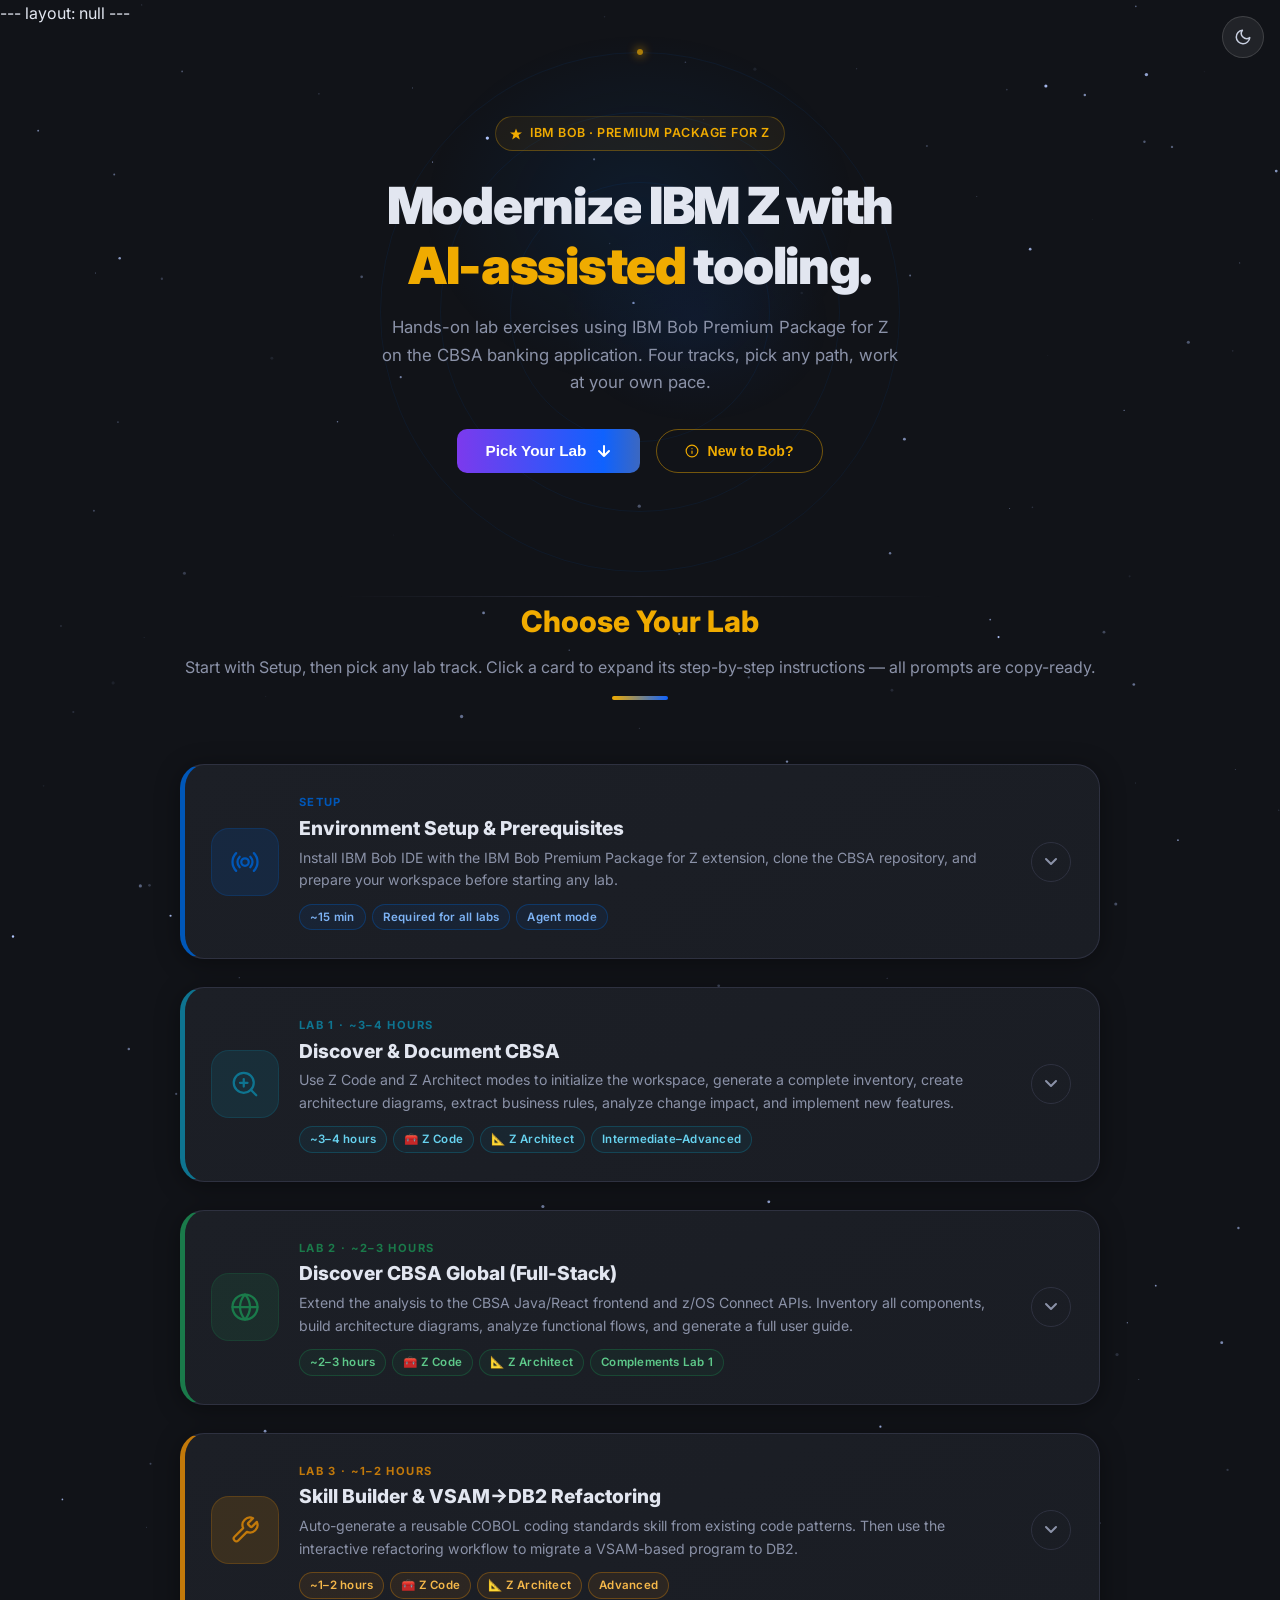
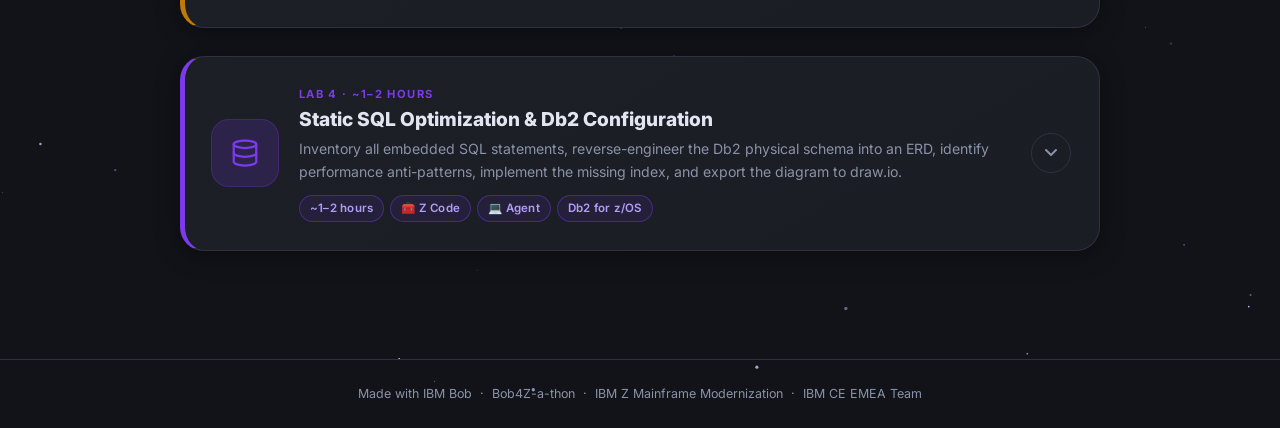
<file: docs/index.html>
---
layout: null
---
<!DOCTYPE html>
<html lang="en" data-theme="dark">
<head>
<meta charset="UTF-8" />
<meta name="viewport" content="width=device-width, initial-scale=1.0" />
<title>Bob4Z-a-thon — IBM Bob Premium Package for Z Lab</title>
<link rel="preconnect" href="https://fonts.googleapis.com" />
<link rel="preconnect" href="https://fonts.gstatic.com" crossorigin />
<link href="https://fonts.googleapis.com/css2?family=Inter:wght@400;500;600;700;800;900&family=JetBrains+Mono:wght@400;500&display=swap" rel="stylesheet" />
<link rel="stylesheet" href="css/styles.css" />
</head>
<body>

<!-- ═══ THEME TOGGLE — outside any overflow container ══════ -->
<button class="theme-toggle" id="theme-toggle-btn" aria-label="Toggle light/dark mode">
  <!-- Moon icon (shown in dark mode) -->
  <svg class="icon-moon" viewBox="0 0 24 24" fill="none" stroke="currentColor" stroke-width="2" stroke-linecap="round" stroke-linejoin="round" aria-hidden="true">
    <path d="M21 12.79A9 9 0 1 1 11.21 3 7 7 0 0 0 21 12.79z"/>
  </svg>
  <!-- Sun icon (shown in light mode) -->
  <svg class="icon-sun" viewBox="0 0 24 24" fill="none" stroke="currentColor" stroke-width="2" stroke-linecap="round" stroke-linejoin="round" aria-hidden="true">
    <circle cx="12" cy="12" r="5"/>
    <line x1="12" y1="1"  x2="12" y2="3"/>
    <line x1="12" y1="21" x2="12" y2="23"/>
    <line x1="4.22" y1="4.22"  x2="5.64" y2="5.64"/>
    <line x1="18.36" y1="18.36" x2="19.78" y2="19.78"/>
    <line x1="1"  y1="12" x2="3"  y2="12"/>
    <line x1="21" y1="12" x2="23" y2="12"/>
    <line x1="4.22" y1="19.78" x2="5.64" y2="18.36"/>
    <line x1="18.36" y1="5.64"  x2="19.78" y2="4.22"/>
  </svg>
</button>

<div class="page-clip">
<canvas id="stars-canvas"></canvas>

<!-- ═══ HERO ═════════════════════════════════════════════ -->
<section class="hero">
  <div class="hero-orbit"></div>
  <div class="hero-orbit"></div>
  <div class="hero-orbit"></div>
  <div class="orbit-satellite" aria-hidden="true"></div>
  <div class="hero-badge">
    <svg width="12" height="12" viewBox="0 0 12 12" fill="none" aria-hidden="true">
      <polygon points="6,0.5 7.5,4.5 12,4.5 8.5,7 9.8,11.5 6,9 2.2,11.5 3.5,7 0,4.5 4.5,4.5" fill="#F0AB00"/>
    </svg>
    IBM Bob · Premium Package for Z
  </div>
  <h1>
    <span class="word-mask"><span class="word-inner" style="--d:200ms">Modernize</span></span>&#32;<span class="word-mask"><span class="word-inner" style="--d:280ms">IBM Z</span></span>&#32;<span class="word-mask"><span class="word-inner" style="--d:360ms">with</span></span><br/><span class="word-mask"><span class="word-inner word-gold" style="--d:440ms">AI-assisted</span></span>&#32;<span class="word-mask"><span class="word-inner" style="--d:520ms">tooling.</span></span>
  </h1>
  <p>Hands-on lab exercises using IBM Bob Premium Package for Z on the CBSA banking application. Four tracks, pick any path, work at your own pace.</p>
  <div class="hero-pill-row">
    <button class="hero-cta" id="hero-cta-btn">
      Pick Your Lab
      <svg width="16" height="16" viewBox="0 0 16 16" fill="none" aria-hidden="true">
        <path d="M8 3v10M3 8l5 5 5-5" stroke="currentColor" stroke-width="2" stroke-linecap="round" stroke-linejoin="round"/>
      </svg>
    </button>
    <button class="new-to-bob-btn" id="new-to-bob-btn">
      <svg width="14" height="14" viewBox="0 0 24 24" fill="none" stroke="currentColor" stroke-width="2" stroke-linecap="round" stroke-linejoin="round" aria-hidden="true"><circle cx="12" cy="12" r="10"/><path d="M12 16v-4M12 8h.01"/></svg>
      New to Bob?
    </button>
  </div>
</section>

<!-- ═══ NEW-TO-BOB MODAL ══════════════════════════════════ -->
<div class="ntb-overlay" id="ntb-overlay" role="dialog" aria-modal="true" aria-labelledby="ntb-title">
  <div class="ntb-modal">
    <button class="ntb-close" id="ntb-close" aria-label="Close">
      <svg viewBox="0 0 24 24" fill="none" stroke="currentColor" stroke-width="2.5" stroke-linecap="round" aria-hidden="true"><path d="M18 6 6 18M6 6l12 12"/></svg>
    </button>
    <div class="ntb-tabs" role="tablist">
      <button class="ntb-tab ntb-tab-active" id="ntb-tab-1" role="tab" aria-selected="true" aria-controls="ntb-panel-1" data-ntb-tab="1">
        <span class="ntb-tab-num">1</span>
        Install Bob
      </button>
      <button class="ntb-tab" id="ntb-tab-2" role="tab" aria-selected="false" aria-controls="ntb-panel-2" data-ntb-tab="2">
        <span class="ntb-tab-num">2</span>
        Open a Folder
      </button>
    </div>
    <div class="ntb-panels">
      <!-- Panel 1 -->
      <div class="ntb-panel ntb-panel-active" id="ntb-panel-1" role="tabpanel" aria-labelledby="ntb-tab-1">
        <h3 id="ntb-title">Get IBM Bob IDE</h3>
        <p class="ntb-subtitle">Accept your team invitation email, then install Bob IDE and activate the Premium Package for Z.</p>
        <div class="ntb-action-cards">
          <div class="ntb-action-card ntb-action-card--static">
            <div class="ntb-action-icon icon-ibm">
              <svg viewBox="0 0 24 24" fill="none" stroke="var(--ibm-blue)" stroke-width="1.8" stroke-linecap="round" stroke-linejoin="round" aria-hidden="true">
                <path d="M20 21v-2a4 4 0 0 0-4-4H8a4 4 0 0 0-4 4v2"/><circle cx="12" cy="7" r="4"/>
              </svg>
            </div>
            <div class="ntb-action-text">
              <div class="ntb-action-title">Create your IBM ID</div>
              <div class="ntb-action-desc">Open the invitation email and click the link to create your IBM ID and join the Bob team.</div>
            </div>
          </div>
          <a href="https://bob.ibm.com/download" target="_blank" rel="noopener" class="ntb-action-card">
            <div class="ntb-action-icon icon-download">
              <svg viewBox="0 0 24 24" fill="none" stroke="#1a7a4a" stroke-width="1.8" stroke-linecap="round" stroke-linejoin="round" aria-hidden="true">
                <path d="M21 15v4a2 2 0 0 1-2 2H5a2 2 0 0 1-2-2v-4"/><polyline points="7 10 12 15 17 10"/><line x1="12" y1="15" x2="12" y2="3"/>
              </svg>
            </div>
            <div class="ntb-action-text">
              <div class="ntb-action-title">Download IBM Bob IDE</div>
              <div class="ntb-action-desc">Available for macOS, Windows, and Linux at bob.ibm.com/download.</div>
            </div>
            <div class="ntb-action-arrow">
              <svg viewBox="0 0 24 24" fill="none" stroke="currentColor" stroke-width="2" stroke-linecap="round" stroke-linejoin="round" aria-hidden="true"><path d="M5 12h14M12 5l7 7-7 7"/></svg>
            </div>
          </a>
          <a href="https://bob.ibm.com/docs/ide/premium-packages/bob-for-z/bob-for-z-index" target="_blank" rel="noopener" class="ntb-action-card">
            <div class="ntb-action-icon icon-ext">
              <svg viewBox="0 0 24 24" fill="none" stroke="#c084fc" stroke-width="1.8" stroke-linecap="round" stroke-linejoin="round" aria-hidden="true">
                <rect x="3" y="3" width="18" height="18" rx="2"/><path d="M9 3v18M3 9h6M3 15h6"/>
              </svg>
            </div>
            <div class="ntb-action-text">
              <div class="ntb-action-title">Premium Package for Z Documentation</div>
              <div class="ntb-action-desc">Full reference for Z Code, Z Architect modes, workflows, and tools.</div>
            </div>
            <div class="ntb-action-arrow">
              <svg viewBox="0 0 24 24" fill="none" stroke="currentColor" stroke-width="2" stroke-linecap="round" stroke-linejoin="round" aria-hidden="true"><path d="M5 12h14M12 5l7 7-7 7"/></svg>
            </div>
          </a>
        </div>
        <button class="ntb-next-btn" id="ntb-next-btn">
          Bob is installed — next step
          <svg viewBox="0 0 24 24" fill="none" stroke="currentColor" stroke-width="2.5" stroke-linecap="round" stroke-linejoin="round" aria-hidden="true"><path d="M5 12h14M12 5l7 7-7 7"/></svg>
        </button>
      </div>
      <!-- Panel 2 -->
      <div class="ntb-panel" id="ntb-panel-2" role="tabpanel" aria-labelledby="ntb-tab-2">
        <h3>Open Your CBSA Folder</h3>
        <p class="ntb-subtitle">Bob needs an open folder to read files, write documentation, and build metadata. Create a dedicated <code>~/CBSA</code> folder and open it before starting.</p>
        <div class="ntb-section">
          <div class="ntb-row">
            <div class="ntb-icon-wrap">
              <svg viewBox="0 0 24 24" fill="none" stroke="var(--ibm-blue)" stroke-width="1.8" stroke-linecap="round" stroke-linejoin="round" aria-hidden="true">
                <path d="M22 19a2 2 0 0 1-2 2H4a2 2 0 0 1-2-2V5a2 2 0 0 1 2-2h5l2 3h9a2 2 0 0 1 2 2z"/>
              </svg>
            </div>
            <div class="ntb-row-text">
              <div class="ntb-row-title">File → Open Folder → ~/CBSA</div>
              <div class="ntb-row-desc">Create an empty <code>CBSA</code> directory in your home folder. In Bob IDE, go to <strong>File → Open Folder</strong> and select it. Bob will have workspace scope for all lab exercises.</div>
            </div>
          </div>
        </div>
        <div class="ntb-divider"></div>
        <div class="ntb-section">
          <div class="ntb-section-label">Required extensions</div>
          <div class="ntb-row-desc" style="font-size:0.82rem;line-height:1.65;color:var(--muted)">
            In the Extensions panel (<code>Cmd/Ctrl+Shift+X</code>) install: <strong style="color:var(--text)">IBM Bob Premium Package for Z</strong> · <strong style="color:var(--text)">IBM Z Open Editor</strong> · <strong style="color:var(--text)">Zowe Explorer</strong> · <strong style="color:var(--text)">Draw.io Integration</strong> · <strong style="color:var(--text)">Mermaid</strong>. See the Setup card below for exact version requirements.
          </div>
        </div>
      </div>
    </div>
  </div>
</div>

<!-- ═══ TRACKS ════════════════════════════════════════════ -->
<section class="scroll-section" id="tracks-section">
  <div class="section-intro">
    <h2>Choose Your Lab</h2>
    <p>Start with Setup, then pick any lab track. Click a card to expand its step-by-step instructions — all prompts are copy-ready.</p>
    <div class="divider"></div>
  </div>
  <div class="tracks-stream" id="tracks-stream">
    <!-- Track partials loaded by app.js -->
  </div>
</section>

<footer>Made with IBM Bob &nbsp;&middot;&nbsp; Bob4Z-a-thon &nbsp;&middot;&nbsp; IBM Z Mainframe Modernization &nbsp;&middot;&nbsp; IBM CE EMEA Team</footer>

</div><!-- /.page-clip -->
<script src="js/app.js"></script>
</body>
</html>
</file>
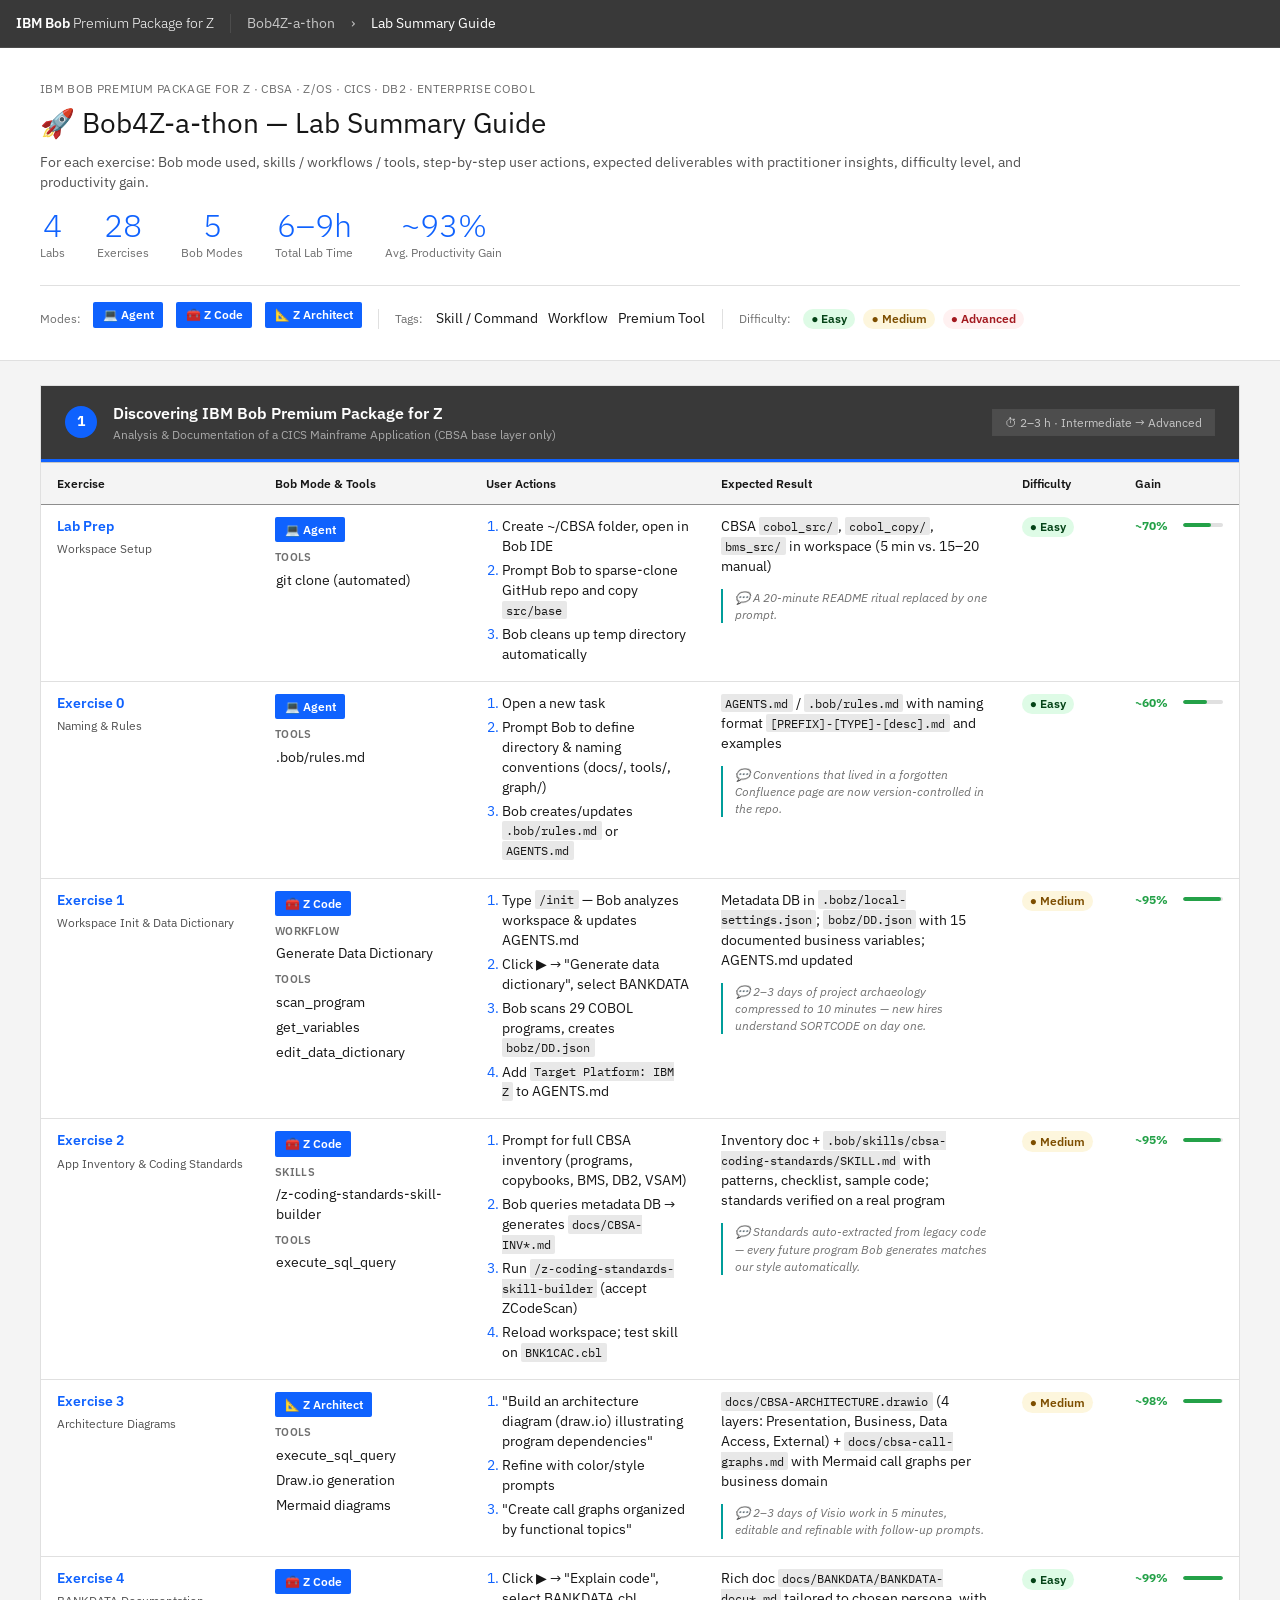
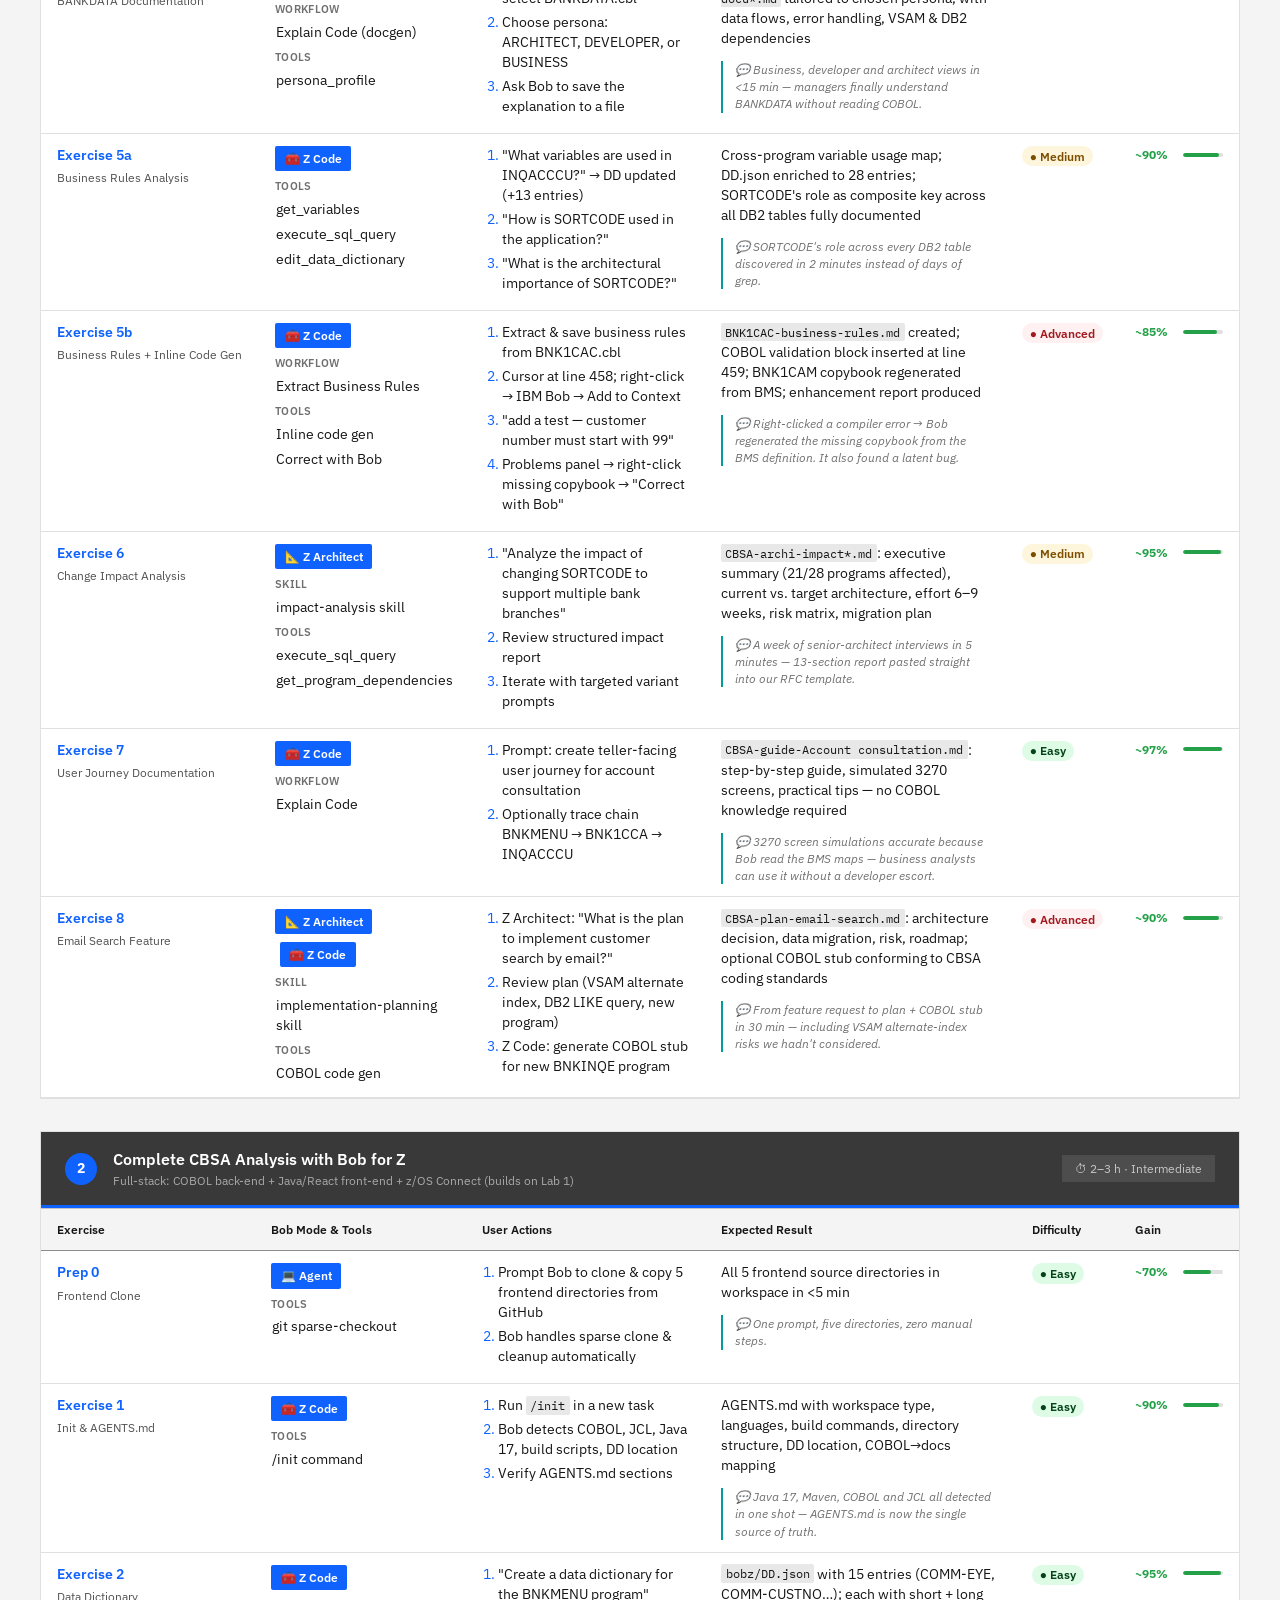
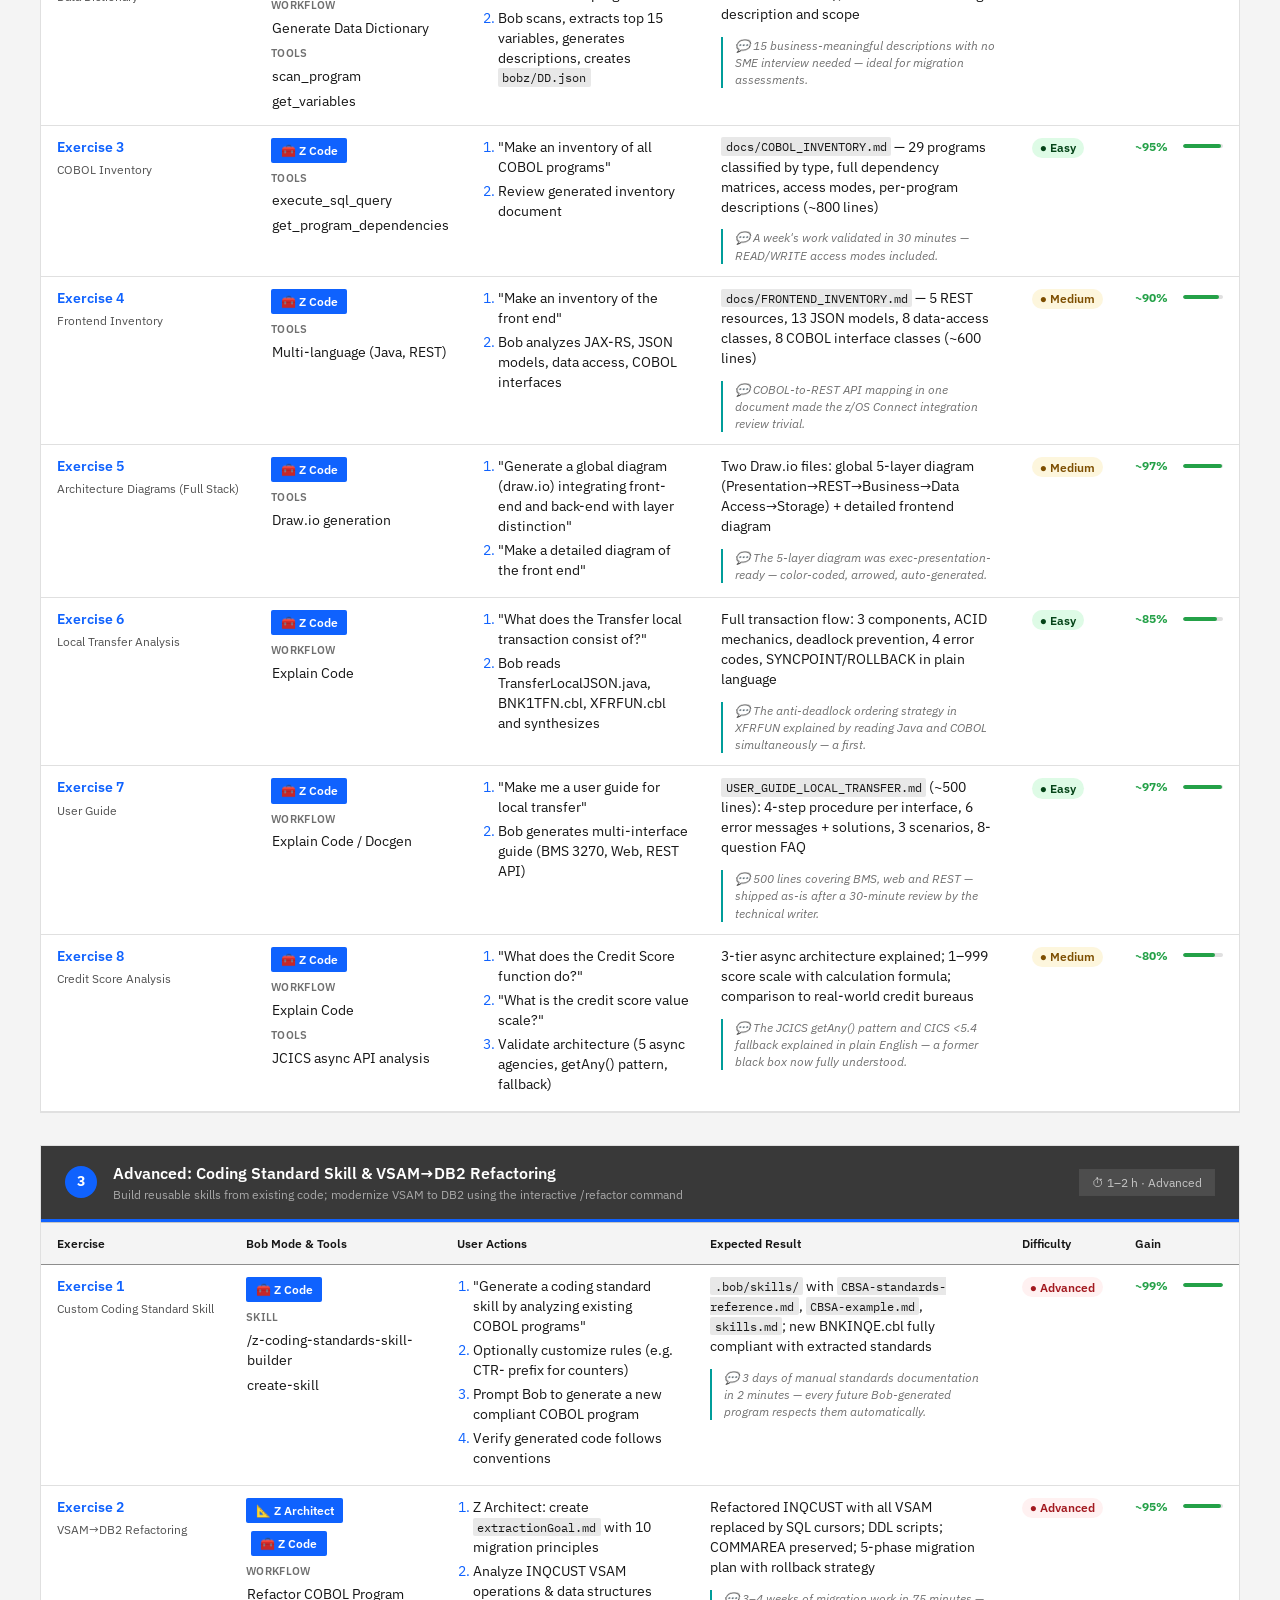
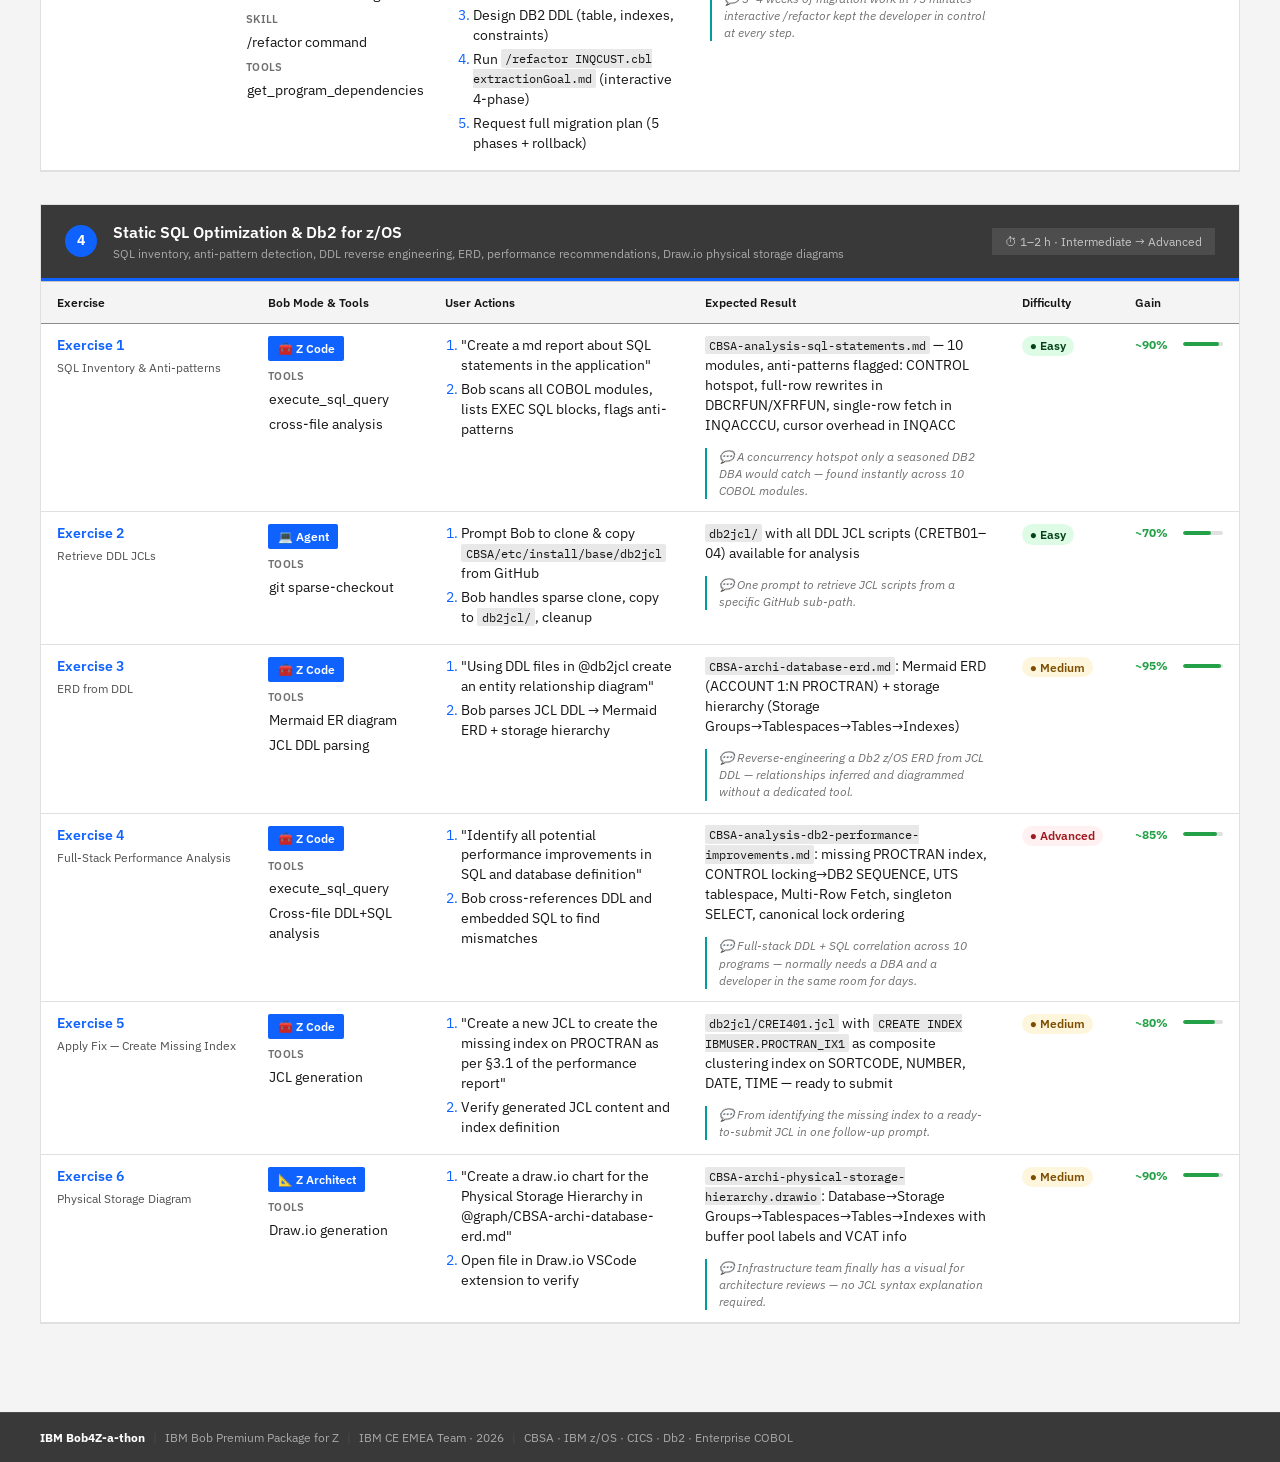
<file: bob4z-a-thon-labs-summary.html>
<!DOCTYPE html>
<html lang="en" data-carbon-theme="white">
<head>
  <meta charset="UTF-8"/>
  <meta name="viewport" content="width=device-width, initial-scale=1.0"/>
  <title>Bob4Z-a-thon — Lab Summary Guide</title>
  <link rel="preconnect" href="https://fonts.googleapis.com"/>
  <link href="https://fonts.googleapis.com/css2?family=IBM+Plex+Mono:wght@400;500&family=IBM+Plex+Sans:ital,wght@0,300;0,400;0,600;0,700;1,400&display=swap" rel="stylesheet"/>
  <script type="module" src="https://1.www.s81c.com/common/carbon/web-components/version/v2.63.0/tag.min.js"></script>
  <style>
    :root {
      --cds-background:#ffffff; --cds-layer-01:#f4f4f4; --cds-layer-02:#ffffff;
      --cds-layer-hover-01:#e8e8e8; --cds-layer-selected-01:#e0e0e0;
      --cds-border-subtle-00:#e0e0e0; --cds-border-subtle-01:#c6c6c6;
      --cds-border-strong-01:#8d8d8d; --cds-border-interactive:#0f62fe;
      --cds-text-primary:#161616; --cds-text-secondary:#525252;
      --cds-text-helper:#6f6f6f; --cds-text-inverse:#ffffff;
      --cds-link-primary:#0f62fe; --cds-interactive:#0f62fe;
      --cds-background-brand:#0f62fe; --cds-background-inverse:#393939;
      --cds-support-success:#24a148; --cds-support-warning:#f1c21b;
      --cds-support-error:#da1e28; --cds-support-info:#0043ce;
      --cds-highlight:#d0e2ff;
      --cds-sp-01:.125rem; --cds-sp-02:.25rem; --cds-sp-03:.5rem;
      --cds-sp-04:.75rem; --cds-sp-05:1rem; --cds-sp-06:1.5rem;
      --cds-sp-07:2rem; --cds-sp-08:2.5rem; --cds-sp-09:3rem;
    }
    *,*::before,*::after{box-sizing:border-box;margin:0;padding:0}
    body{font-family:'IBM Plex Sans','Helvetica Neue',Arial,sans-serif;font-size:.875rem;line-height:1.42857;background:var(--cds-layer-01);color:var(--cds-text-primary);-webkit-font-smoothing:antialiased}
    code{font-family:'IBM Plex Mono','Courier New',monospace;font-size:.775rem;background:#e8e8e8;padding:.1em .35em;border-radius:2px;color:#161616}

    /* UI Shell */
    .cds-shell{background:var(--cds-background-inverse);color:var(--cds-text-inverse);height:3rem;display:flex;align-items:center;padding:0 var(--cds-sp-05);border-bottom:1px solid #4c4c4c;position:sticky;top:0;z-index:100}
    .cds-shell__name{font-size:.875rem;font-weight:600;color:var(--cds-text-inverse);text-decoration:none;padding:0 var(--cds-sp-05) 0 0;border-right:1px solid #4c4c4c}
    .cds-shell__name span{font-weight:300}
    .cds-shell__nav{display:flex;align-items:center;gap:var(--cds-sp-05);margin-left:var(--cds-sp-05);font-size:.875rem;color:#c6c6c6}

    /* Page header */
    .ph{background:var(--cds-background);border-bottom:1px solid var(--cds-border-subtle-00);padding:var(--cds-sp-07) var(--cds-sp-08) var(--cds-sp-06)}
    .ph__eyebrow{font-size:.75rem;color:var(--cds-text-helper);text-transform:uppercase;letter-spacing:.32px;margin-bottom:var(--cds-sp-03)}
    .ph__title{font-size:1.75rem;font-weight:400;line-height:1.28572;margin-bottom:var(--cds-sp-04)}
    .ph__desc{font-size:.875rem;color:var(--cds-text-secondary);max-width:62rem;margin-bottom:var(--cds-sp-05)}
    .ph__stats{display:flex;gap:var(--cds-sp-07);margin-bottom:var(--cds-sp-06);flex-wrap:wrap}
    .ph__stat{text-align:center}
    .ph__stat-n{font-size:2rem;font-weight:300;line-height:1;color:var(--cds-background-brand)}
    .ph__stat-l{font-size:.75rem;color:var(--cds-text-helper);margin-top:.2rem}
    .ph__legend{display:flex;flex-wrap:wrap;gap:var(--cds-sp-03);align-items:center;border-top:1px solid var(--cds-border-subtle-00);padding-top:var(--cds-sp-05)}
    .ph__legend-lbl{font-size:.75rem;color:var(--cds-text-helper);margin-right:var(--cds-sp-02)}

    /* Difficulty chips */
    .diff{display:inline-flex;align-items:center;gap:.25rem;font-size:.75rem;font-weight:600;padding:.1rem .5rem;border-radius:1rem;white-space:nowrap}
    .diff-easy{background:#defbe6;color:#044317}
    .diff-medium{background:#fdf6dd;color:#7d4e00}
    .diff-advanced{background:#fff1f1;color:#a2191f}

    /* Content */
    .content{padding:var(--cds-sp-06) var(--cds-sp-08)}

    /* Lab section */
    .lab{margin-bottom:var(--cds-sp-07);background:var(--cds-background);border:1px solid var(--cds-border-subtle-00)}
    .lab__hdr{display:flex;align-items:center;gap:var(--cds-sp-05);padding:var(--cds-sp-05) var(--cds-sp-06);background:var(--cds-background-inverse);border-bottom:3px solid var(--cds-background-brand)}
    .lab__badge{width:2rem;height:2rem;border-radius:50%;background:var(--cds-background-brand);color:var(--cds-text-inverse);font-size:.875rem;font-weight:700;display:flex;align-items:center;justify-content:center;flex-shrink:0}
    .lab__title-block{flex:1}
    .lab__title{font-size:1rem;font-weight:600;color:var(--cds-text-inverse);line-height:1.375}
    .lab__sub{font-size:.75rem;color:#a8a8a8;margin-top:2px}
    .lab__dur{font-size:.75rem;background:rgba(255,255,255,.1);color:#c6c6c6;padding:.25rem .75rem;border:1px solid #4c4c4c;white-space:nowrap}

    /* Data table */
    .dt-wrap{overflow-x:auto}
    .dt{width:100%;border-collapse:collapse;background:var(--cds-background)}
    .dt thead th{background:var(--cds-layer-01);color:var(--cds-text-primary);font-size:.75rem;font-weight:600;text-align:left;padding:var(--cds-sp-04) var(--cds-sp-05);border-top:1px solid var(--cds-border-subtle-01);border-bottom:1px solid var(--cds-border-strong-01);white-space:nowrap}
    .dt tbody tr{border-bottom:1px solid var(--cds-border-subtle-00);transition:background 70ms}
    .dt tbody tr:hover{background:var(--cds-layer-hover-01)}
    .dt td{padding:var(--cds-sp-04) var(--cds-sp-05);vertical-align:top;font-size:.875rem;line-height:1.42857}
    .dt td.ex-cell{font-weight:600;color:var(--cds-link-primary);white-space:nowrap;min-width:9rem}
    .ex-name{font-size:.875rem;font-weight:600;color:var(--cds-link-primary)}
    .ex-desc{font-size:.75rem;font-weight:400;color:var(--cds-text-secondary);margin-top:.2rem}

    /* Mode badge — prominent pill */
    .mode-badge{display:inline-flex;align-items:center;gap:.35rem;background:var(--cds-background-brand);color:#fff;font-size:.75rem;font-weight:600;padding:.25rem .6rem;border-radius:2px;margin-bottom:var(--cds-sp-03);white-space:nowrap}
    .mode-badge + .mode-badge{margin-left:.3rem}
    .mode-badge svg{width:.875rem;height:.875rem;fill:#fff;flex-shrink:0}
    .mode-label{font-size:.6875rem;font-weight:600;color:var(--cds-text-helper);text-transform:uppercase;letter-spacing:.32px;margin-bottom:var(--cds-sp-02);display:block}
    .tag-group{display:flex;flex-wrap:wrap;gap:3px}
    cds-tag{margin:1px;--cds-label-01-font-size:.6875rem}

    /* Steps */
    .steps{padding-left:var(--cds-sp-05);margin:0}
    .steps li{margin-bottom:var(--cds-sp-02);color:var(--cds-text-primary)}
    .steps li::marker{color:var(--cds-interactive)}

    /* Insight */
    .insight{display:block;margin-top:var(--cds-sp-04);font-size:.75rem;color:var(--cds-text-helper);font-style:italic;padding-left:var(--cds-sp-04);border-left:2px solid #009d9a}

    /* Gain */
    .gain{display:flex;align-items:center;gap:var(--cds-sp-03)}
    .gain-pct{font-size:.75rem;font-weight:700;color:var(--cds-support-success);white-space:nowrap;min-width:2.5rem}
    .gain-bar{flex:1;height:4px;background:var(--cds-layer-selected-01);border-radius:2px;min-width:2.5rem;max-width:4.5rem;overflow:hidden}
    .gain-fill{height:100%;background:var(--cds-support-success);border-radius:2px}

    /* Footer */
    .foot{background:var(--cds-background-inverse);color:#a8a8a8;padding:var(--cds-sp-05) var(--cds-sp-08);font-size:.75rem;display:flex;flex-wrap:wrap;gap:var(--cds-sp-03);align-items:center;border-top:1px solid #4c4c4c;margin-top:var(--cds-sp-07)}
    .foot strong{color:#fff}
    .foot-sep{color:#4c4c4c}

    @media(max-width:66rem){.content{padding:var(--cds-sp-05)}.ph{padding:var(--cds-sp-06) var(--cds-sp-05)}}
  </style>
</head>
<body>

<!-- UI Shell -->
<header class="cds-shell" role="banner">
  <a class="cds-shell__name" href="#">IBM Bob <span>Premium Package for Z</span></a>
  <nav class="cds-shell__nav" aria-label="breadcrumb">
    <span>Bob4Z-a-thon</span><span>›</span>
    <span style="color:#fff">Lab Summary Guide</span>
  </nav>
</header>

<!-- Page Header -->
<div class="ph">
  <p class="ph__eyebrow">IBM Bob Premium Package for Z · CBSA · z/OS · CICS · Db2 · Enterprise COBOL</p>
  <h1 class="ph__title">🚀 Bob4Z-a-thon — Lab Summary Guide</h1>
  <p class="ph__desc">For each exercise: Bob mode used, skills / workflows / tools, step-by-step user actions, expected deliverables with practitioner insights, difficulty level, and productivity gain.</p>
  <div class="ph__stats">
    <div class="ph__stat"><div class="ph__stat-n">4</div><div class="ph__stat-l">Labs</div></div>
    <div class="ph__stat"><div class="ph__stat-n">28</div><div class="ph__stat-l">Exercises</div></div>
    <div class="ph__stat"><div class="ph__stat-n">5</div><div class="ph__stat-l">Bob Modes</div></div>
    <div class="ph__stat"><div class="ph__stat-n">6–9h</div><div class="ph__stat-l">Total Lab Time</div></div>
    <div class="ph__stat"><div class="ph__stat-n">~93%</div><div class="ph__stat-l">Avg. Productivity Gain</div></div>
  </div>
  <div class="ph__legend">
    <span class="ph__legend-lbl">Modes:</span>
    <span class="mode-badge">💻 Agent</span>
    <span class="mode-badge">🧰 Z Code</span>
    <span class="mode-badge">📐 Z Architect</span>
    <span style="width:1px;background:var(--cds-border-subtle-00);height:1.2rem;display:inline-block;margin:0 .5rem"></span>
    <span class="ph__legend-lbl">Tags:</span>
    <cds-tag type="teal" size="sm">Skill / Command</cds-tag>
    <cds-tag type="purple" size="sm">Workflow</cds-tag>
    <cds-tag type="green" size="sm">Premium Tool</cds-tag>
    <span style="width:1px;background:var(--cds-border-subtle-00);height:1.2rem;display:inline-block;margin:0 .5rem"></span>
    <span class="ph__legend-lbl">Difficulty:</span>
    <span class="diff diff-easy">● Easy</span>
    <span class="diff diff-medium">● Medium</span>
    <span class="diff diff-advanced">● Advanced</span>
  </div>
</div>

<main class="content">

<!-- ══ LAB 1 ══ -->
<section class="lab" aria-labelledby="l1">
  <div class="lab__hdr">
    <div class="lab__badge">1</div>
    <div class="lab__title-block">
      <div class="lab__title" id="l1">Discovering IBM Bob Premium Package for Z</div>
      <div class="lab__sub">Analysis &amp; Documentation of a CICS Mainframe Application (CBSA base layer only)</div>
    </div>
    <span class="lab__dur">⏱ 2–3 h · Intermediate → Advanced</span>
  </div>
  <div class="dt-wrap"><table class="dt" aria-label="Lab 1">
    <thead><tr>
      <th style="width:11%">Exercise</th>
      <th style="width:16%">Bob Mode &amp; Tools</th>
      <th style="width:22%">User Actions</th>
      <th style="width:28%">Expected Result</th>
      <th style="width:8%">Difficulty</th>
      <th style="width:9%">Gain</th>
    </tr></thead>
    <tbody>
    <tr>
      <td class="ex-cell"><div class="ex-name">Lab Prep</div><div class="ex-desc">Workspace Setup</div></td>
      <td><span class="mode-badge">💻 Agent</span><br/><span class="mode-label">Tools</span><div class="tag-group"><cds-tag type="green" size="sm">git clone (automated)</cds-tag></div></td>
      <td><ol class="steps"><li>Create ~/CBSA folder, open in Bob IDE</li><li>Prompt Bob to sparse-clone GitHub repo and copy <code>src/base</code></li><li>Bob cleans up temp directory automatically</li></ol></td>
      <td>CBSA <code>cobol_src/</code>, <code>cobol_copy/</code>, <code>bms_src/</code> in workspace (5 min vs. 15–20 manual)<span class="insight">💬 A 20-minute README ritual replaced by one prompt.</span></td>
      <td><span class="diff diff-easy">● Easy</span></td>
      <td><div class="gain"><span class="gain-pct">~70%</span><div class="gain-bar"><div class="gain-fill" style="width:70%"></div></div></div></td>
    </tr>
    <tr>
      <td class="ex-cell"><div class="ex-name">Exercise 0</div><div class="ex-desc">Naming &amp; Rules</div></td>
      <td><span class="mode-badge">💻 Agent</span><br/><span class="mode-label">Tools</span><div class="tag-group"><cds-tag type="green" size="sm">.bob/rules.md</cds-tag></div></td>
      <td><ol class="steps"><li>Open a new task</li><li>Prompt Bob to define directory &amp; naming conventions (docs/, tools/, graph/)</li><li>Bob creates/updates <code>.bob/rules.md</code> or <code>AGENTS.md</code></li></ol></td>
      <td><code>AGENTS.md</code> / <code>.bob/rules.md</code> with naming format <code>[PREFIX]-[TYPE]-[desc].md</code> and examples<span class="insight">💬 Conventions that lived in a forgotten Confluence page are now version-controlled in the repo.</span></td>
      <td><span class="diff diff-easy">● Easy</span></td>
      <td><div class="gain"><span class="gain-pct">~60%</span><div class="gain-bar"><div class="gain-fill" style="width:60%"></div></div></div></td>
    </tr>
    <tr>
      <td class="ex-cell"><div class="ex-name">Exercise 1</div><div class="ex-desc">Workspace Init &amp; Data Dictionary</div></td>
      <td><span class="mode-badge">🧰 Z Code</span><br/><span class="mode-label">Workflow</span><div class="tag-group"><cds-tag type="purple" size="sm">Generate Data Dictionary</cds-tag></div><span class="mode-label" style="margin-top:.4rem">Tools</span><div class="tag-group"><cds-tag type="green" size="sm">scan_program</cds-tag><cds-tag type="green" size="sm">get_variables</cds-tag><cds-tag type="green" size="sm">edit_data_dictionary</cds-tag></div></td>
      <td><ol class="steps"><li>Type <code>/init</code> — Bob analyzes workspace &amp; updates AGENTS.md</li><li>Click ▶ → "Generate data dictionary", select BANKDATA</li><li>Bob scans 29 COBOL programs, creates <code>bobz/DD.json</code></li><li>Add <code>Target Platform: IBM Z</code> to AGENTS.md</li></ol></td>
      <td>Metadata DB in <code>.bobz/local-settings.json</code>; <code>bobz/DD.json</code> with 15 documented business variables; AGENTS.md updated<span class="insight">💬 2–3 days of project archaeology compressed to 10 minutes — new hires understand SORTCODE on day one.</span></td>
      <td><span class="diff diff-medium">● Medium</span></td>
      <td><div class="gain"><span class="gain-pct">~95%</span><div class="gain-bar"><div class="gain-fill" style="width:95%"></div></div></div></td>
    </tr>
    <tr>
      <td class="ex-cell"><div class="ex-name">Exercise 2</div><div class="ex-desc">App Inventory &amp; Coding Standards</div></td>
      <td><span class="mode-badge">🧰 Z Code</span><br/><span class="mode-label">Skills</span><div class="tag-group"><cds-tag type="teal" size="sm">/z-coding-standards-skill-builder</cds-tag></div><span class="mode-label" style="margin-top:.4rem">Tools</span><div class="tag-group"><cds-tag type="green" size="sm">execute_sql_query</cds-tag></div></td>
      <td><ol class="steps"><li>Prompt for full CBSA inventory (programs, copybooks, BMS, DB2, VSAM)</li><li>Bob queries metadata DB → generates <code>docs/CBSA-INV*.md</code></li><li>Run <code>/z-coding-standards-skill-builder</code> (accept ZCodeScan)</li><li>Reload workspace; test skill on <code>BNK1CAC.cbl</code></li></ol></td>
      <td>Inventory doc + <code>.bob/skills/cbsa-coding-standards/SKILL.md</code> with patterns, checklist, sample code; standards verified on a real program<span class="insight">💬 Standards auto-extracted from legacy code — every future program Bob generates matches our style automatically.</span></td>
      <td><span class="diff diff-medium">● Medium</span></td>
      <td><div class="gain"><span class="gain-pct">~95%</span><div class="gain-bar"><div class="gain-fill" style="width:95%"></div></div></div></td>
    </tr>
    <tr>
      <td class="ex-cell"><div class="ex-name">Exercise 3</div><div class="ex-desc">Architecture Diagrams</div></td>
      <td><span class="mode-badge">📐 Z Architect</span><br/><span class="mode-label">Tools</span><div class="tag-group"><cds-tag type="green" size="sm">execute_sql_query</cds-tag><cds-tag type="green" size="sm">Draw.io generation</cds-tag><cds-tag type="green" size="sm">Mermaid diagrams</cds-tag></div></td>
      <td><ol class="steps"><li>"Build an architecture diagram (draw.io) illustrating program dependencies"</li><li>Refine with color/style prompts</li><li>"Create call graphs organized by functional topics"</li></ol></td>
      <td><code>docs/CBSA-ARCHITECTURE.drawio</code> (4 layers: Presentation, Business, Data Access, External) + <code>docs/cbsa-call-graphs.md</code> with Mermaid call graphs per business domain<span class="insight">💬 2–3 days of Visio work in 5 minutes, editable and refinable with follow-up prompts.</span></td>
      <td><span class="diff diff-medium">● Medium</span></td>
      <td><div class="gain"><span class="gain-pct">~98%</span><div class="gain-bar"><div class="gain-fill" style="width:98%"></div></div></div></td>
    </tr>
    <tr>
      <td class="ex-cell"><div class="ex-name">Exercise 4</div><div class="ex-desc">BANKDATA Documentation</div></td>
      <td><span class="mode-badge">🧰 Z Code</span><br/><span class="mode-label">Workflow</span><div class="tag-group"><cds-tag type="purple" size="sm">Explain Code (docgen)</cds-tag></div><span class="mode-label" style="margin-top:.4rem">Tools</span><div class="tag-group"><cds-tag type="green" size="sm">persona_profile</cds-tag></div></td>
      <td><ol class="steps"><li>Click ▶ → "Explain code", select BANKDATA.cbl</li><li>Choose persona: ARCHITECT, DEVELOPER, or BUSINESS</li><li>Ask Bob to save the explanation to a file</li></ol></td>
      <td>Rich doc <code>docs/BANKDATA/BANKDATA-docu*.md</code> tailored to chosen persona, with data flows, error handling, VSAM &amp; DB2 dependencies<span class="insight">💬 Business, developer and architect views in &lt;15 min — managers finally understand BANKDATA without reading COBOL.</span></td>
      <td><span class="diff diff-easy">● Easy</span></td>
      <td><div class="gain"><span class="gain-pct">~99%</span><div class="gain-bar"><div class="gain-fill" style="width:99%"></div></div></div></td>
    </tr>
    <tr>
      <td class="ex-cell"><div class="ex-name">Exercise 5a</div><div class="ex-desc">Business Rules Analysis</div></td>
      <td><span class="mode-badge">🧰 Z Code</span><br/><span class="mode-label">Tools</span><div class="tag-group"><cds-tag type="green" size="sm">get_variables</cds-tag><cds-tag type="green" size="sm">execute_sql_query</cds-tag><cds-tag type="green" size="sm">edit_data_dictionary</cds-tag></div></td>
      <td><ol class="steps"><li>"What variables are used in INQACCCU?" → DD updated (+13 entries)</li><li>"How is SORTCODE used in the application?"</li><li>"What is the architectural importance of SORTCODE?"</li></ol></td>
      <td>Cross-program variable usage map; DD.json enriched to 28 entries; SORTCODE's role as composite key across all DB2 tables fully documented<span class="insight">💬 SORTCODE's role across every DB2 table discovered in 2 minutes instead of days of grep.</span></td>
      <td><span class="diff diff-medium">● Medium</span></td>
      <td><div class="gain"><span class="gain-pct">~90%</span><div class="gain-bar"><div class="gain-fill" style="width:90%"></div></div></div></td>
    </tr>
    <tr>
      <td class="ex-cell"><div class="ex-name">Exercise 5b</div><div class="ex-desc">Business Rules + Inline Code Gen</div></td>
      <td><span class="mode-badge">🧰 Z Code</span><br/><span class="mode-label">Workflow</span><div class="tag-group"><cds-tag type="purple" size="sm">Extract Business Rules</cds-tag></div><span class="mode-label" style="margin-top:.4rem">Tools</span><div class="tag-group"><cds-tag type="green" size="sm">Inline code gen</cds-tag><cds-tag type="green" size="sm">Correct with Bob</cds-tag></div></td>
      <td><ol class="steps"><li>Extract &amp; save business rules from BNK1CAC.cbl</li><li>Cursor at line 458; right-click → IBM Bob → Add to Context</li><li>"add a test — customer number must start with 99"</li><li>Problems panel → right-click missing copybook → "Correct with Bob"</li></ol></td>
      <td><code>BNK1CAC-business-rules.md</code> created; COBOL validation block inserted at line 459; BNK1CAM copybook regenerated from BMS; enhancement report produced<span class="insight">💬 Right-clicked a compiler error → Bob regenerated the missing copybook from the BMS definition. It also found a latent bug.</span></td>
      <td><span class="diff diff-advanced">● Advanced</span></td>
      <td><div class="gain"><span class="gain-pct">~85%</span><div class="gain-bar"><div class="gain-fill" style="width:85%"></div></div></div></td>
    </tr>
    <tr>
      <td class="ex-cell"><div class="ex-name">Exercise 6</div><div class="ex-desc">Change Impact Analysis</div></td>
      <td><span class="mode-badge">📐 Z Architect</span><br/><span class="mode-label">Skill</span><div class="tag-group"><cds-tag type="teal" size="sm">impact-analysis skill</cds-tag></div><span class="mode-label" style="margin-top:.4rem">Tools</span><div class="tag-group"><cds-tag type="green" size="sm">execute_sql_query</cds-tag><cds-tag type="green" size="sm">get_program_dependencies</cds-tag></div></td>
      <td><ol class="steps"><li>"Analyze the impact of changing SORTCODE to support multiple bank branches"</li><li>Review structured impact report</li><li>Iterate with targeted variant prompts</li></ol></td>
      <td><code>CBSA-archi-impact*.md</code>: executive summary (21/28 programs affected), current vs. target architecture, effort 6–9 weeks, risk matrix, migration plan<span class="insight">💬 A week of senior-architect interviews in 5 minutes — 13-section report pasted straight into our RFC template.</span></td>
      <td><span class="diff diff-medium">● Medium</span></td>
      <td><div class="gain"><span class="gain-pct">~95%</span><div class="gain-bar"><div class="gain-fill" style="width:95%"></div></div></div></td>
    </tr>
    <tr>
      <td class="ex-cell"><div class="ex-name">Exercise 7</div><div class="ex-desc">User Journey Documentation</div></td>
      <td><span class="mode-badge">🧰 Z Code</span><br/><span class="mode-label">Workflow</span><div class="tag-group"><cds-tag type="purple" size="sm">Explain Code</cds-tag></div></td>
      <td><ol class="steps"><li>Prompt: create teller-facing user journey for account consultation</li><li>Optionally trace chain BNKMENU → BNK1CCA → INQACCCU</li></ol></td>
      <td><code>CBSA-guide-Account consultation.md</code>: step-by-step guide, simulated 3270 screens, practical tips — no COBOL knowledge required<span class="insight">💬 3270 screen simulations accurate because Bob read the BMS maps — business analysts can use it without a developer escort.</span></td>
      <td><span class="diff diff-easy">● Easy</span></td>
      <td><div class="gain"><span class="gain-pct">~97%</span><div class="gain-bar"><div class="gain-fill" style="width:97%"></div></div></div></td>
    </tr>
    <tr>
      <td class="ex-cell"><div class="ex-name">Exercise 8</div><div class="ex-desc">Email Search Feature</div></td>
      <td><span class="mode-badge">📐 Z Architect</span> <span class="mode-badge">🧰 Z Code</span><br/><span class="mode-label">Skill</span><div class="tag-group"><cds-tag type="teal" size="sm">implementation-planning skill</cds-tag></div><span class="mode-label" style="margin-top:.4rem">Tools</span><div class="tag-group"><cds-tag type="green" size="sm">COBOL code gen</cds-tag></div></td>
      <td><ol class="steps"><li>Z Architect: "What is the plan to implement customer search by email?"</li><li>Review plan (VSAM alternate index, DB2 LIKE query, new program)</li><li>Z Code: generate COBOL stub for new BNKINQE program</li></ol></td>
      <td><code>CBSA-plan-email-search.md</code>: architecture decision, data migration, risk, roadmap; optional COBOL stub conforming to CBSA coding standards<span class="insight">💬 From feature request to plan + COBOL stub in 30 min — including VSAM alternate-index risks we hadn't considered.</span></td>
      <td><span class="diff diff-advanced">● Advanced</span></td>
      <td><div class="gain"><span class="gain-pct">~90%</span><div class="gain-bar"><div class="gain-fill" style="width:90%"></div></div></div></td>
    </tr>
    </tbody>
  </table></div>
</section>

<!-- ══ LAB 2 ══ -->
<section class="lab" aria-labelledby="l2">
  <div class="lab__hdr">
    <div class="lab__badge">2</div>
    <div class="lab__title-block">
      <div class="lab__title" id="l2">Complete CBSA Analysis with Bob for Z</div>
      <div class="lab__sub">Full-stack: COBOL back-end + Java/React front-end + z/OS Connect (builds on Lab 1)</div>
    </div>
    <span class="lab__dur">⏱ 2–3 h · Intermediate</span>
  </div>
  <div class="dt-wrap"><table class="dt" aria-label="Lab 2">
    <thead><tr>
      <th style="width:11%">Exercise</th><th style="width:16%">Bob Mode &amp; Tools</th><th style="width:22%">User Actions</th><th style="width:28%">Expected Result</th><th style="width:8%">Difficulty</th><th style="width:9%">Gain</th>
    </tr></thead>
    <tbody>
    <tr>
      <td class="ex-cell"><div class="ex-name">Prep 0</div><div class="ex-desc">Frontend Clone</div></td>
      <td><span class="mode-badge">💻 Agent</span><br/><span class="mode-label">Tools</span><div class="tag-group"><cds-tag type="green" size="sm">git sparse-checkout</cds-tag></div></td>
      <td><ol class="steps"><li>Prompt Bob to clone &amp; copy 5 frontend directories from GitHub</li><li>Bob handles sparse clone &amp; cleanup automatically</li></ol></td>
      <td>All 5 frontend source directories in workspace in &lt;5 min<span class="insight">💬 One prompt, five directories, zero manual steps.</span></td>
      <td><span class="diff diff-easy">● Easy</span></td>
      <td><div class="gain"><span class="gain-pct">~70%</span><div class="gain-bar"><div class="gain-fill" style="width:70%"></div></div></div></td>
    </tr>
    <tr>
      <td class="ex-cell"><div class="ex-name">Exercise 1</div><div class="ex-desc">Init &amp; AGENTS.md</div></td>
      <td><span class="mode-badge">🧰 Z Code</span><br/><span class="mode-label">Tools</span><div class="tag-group"><cds-tag type="green" size="sm">/init command</cds-tag></div></td>
      <td><ol class="steps"><li>Run <code>/init</code> in a new task</li><li>Bob detects COBOL, JCL, Java 17, build scripts, DD location</li><li>Verify AGENTS.md sections</li></ol></td>
      <td>AGENTS.md with workspace type, languages, build commands, directory structure, DD location, COBOL→docs mapping<span class="insight">💬 Java 17, Maven, COBOL and JCL all detected in one shot — AGENTS.md is now the single source of truth.</span></td>
      <td><span class="diff diff-easy">● Easy</span></td>
      <td><div class="gain"><span class="gain-pct">~90%</span><div class="gain-bar"><div class="gain-fill" style="width:90%"></div></div></div></td>
    </tr>
    <tr>
      <td class="ex-cell"><div class="ex-name">Exercise 2</div><div class="ex-desc">Data Dictionary</div></td>
      <td><span class="mode-badge">🧰 Z Code</span><br/><span class="mode-label">Workflow</span><div class="tag-group"><cds-tag type="purple" size="sm">Generate Data Dictionary</cds-tag></div><span class="mode-label" style="margin-top:.4rem">Tools</span><div class="tag-group"><cds-tag type="green" size="sm">scan_program</cds-tag><cds-tag type="green" size="sm">get_variables</cds-tag></div></td>
      <td><ol class="steps"><li>"Create a data dictionary for the BNKMENU program"</li><li>Bob scans, extracts top 15 variables, generates descriptions, creates <code>bobz/DD.json</code></li></ol></td>
      <td><code>bobz/DD.json</code> with 15 entries (COMM-EYE, COMM-CUSTNO…); each with short + long description and scope<span class="insight">💬 15 business-meaningful descriptions with no SME interview needed — ideal for migration assessments.</span></td>
      <td><span class="diff diff-easy">● Easy</span></td>
      <td><div class="gain"><span class="gain-pct">~95%</span><div class="gain-bar"><div class="gain-fill" style="width:95%"></div></div></div></td>
    </tr>
    <tr>
      <td class="ex-cell"><div class="ex-name">Exercise 3</div><div class="ex-desc">COBOL Inventory</div></td>
      <td><span class="mode-badge">🧰 Z Code</span><br/><span class="mode-label">Tools</span><div class="tag-group"><cds-tag type="green" size="sm">execute_sql_query</cds-tag><cds-tag type="green" size="sm">get_program_dependencies</cds-tag></div></td>
      <td><ol class="steps"><li>"Make an inventory of all COBOL programs"</li><li>Review generated inventory document</li></ol></td>
      <td><code>docs/COBOL_INVENTORY.md</code> — 29 programs classified by type, full dependency matrices, access modes, per-program descriptions (~800 lines)<span class="insight">💬 A week's work validated in 30 minutes — READ/WRITE access modes included.</span></td>
      <td><span class="diff diff-easy">● Easy</span></td>
      <td><div class="gain"><span class="gain-pct">~95%</span><div class="gain-bar"><div class="gain-fill" style="width:95%"></div></div></div></td>
    </tr>
    <tr>
      <td class="ex-cell"><div class="ex-name">Exercise 4</div><div class="ex-desc">Frontend Inventory</div></td>
      <td><span class="mode-badge">🧰 Z Code</span><br/><span class="mode-label">Tools</span><div class="tag-group"><cds-tag type="green" size="sm">Multi-language (Java, REST)</cds-tag></div></td>
      <td><ol class="steps"><li>"Make an inventory of the front end"</li><li>Bob analyzes JAX-RS, JSON models, data access, COBOL interfaces</li></ol></td>
      <td><code>docs/FRONTEND_INVENTORY.md</code> — 5 REST resources, 13 JSON models, 8 data-access classes, 8 COBOL interface classes (~600 lines)<span class="insight">💬 COBOL-to-REST API mapping in one document made the z/OS Connect integration review trivial.</span></td>
      <td><span class="diff diff-medium">● Medium</span></td>
      <td><div class="gain"><span class="gain-pct">~90%</span><div class="gain-bar"><div class="gain-fill" style="width:90%"></div></div></div></td>
    </tr>
    <tr>
      <td class="ex-cell"><div class="ex-name">Exercise 5</div><div class="ex-desc">Architecture Diagrams (Full Stack)</div></td>
      <td><span class="mode-badge">🧰 Z Code</span><br/><span class="mode-label">Tools</span><div class="tag-group"><cds-tag type="green" size="sm">Draw.io generation</cds-tag></div></td>
      <td><ol class="steps"><li>"Generate a global diagram (draw.io) integrating front-end and back-end with layer distinction"</li><li>"Make a detailed diagram of the front end"</li></ol></td>
      <td>Two Draw.io files: global 5-layer diagram (Presentation→REST→Business→Data Access→Storage) + detailed frontend diagram<span class="insight">💬 The 5-layer diagram was exec-presentation-ready — color-coded, arrowed, auto-generated.</span></td>
      <td><span class="diff diff-medium">● Medium</span></td>
      <td><div class="gain"><span class="gain-pct">~97%</span><div class="gain-bar"><div class="gain-fill" style="width:97%"></div></div></div></td>
    </tr>
    <tr>
      <td class="ex-cell"><div class="ex-name">Exercise 6</div><div class="ex-desc">Local Transfer Analysis</div></td>
      <td><span class="mode-badge">🧰 Z Code</span><br/><span class="mode-label">Workflow</span><div class="tag-group"><cds-tag type="purple" size="sm">Explain Code</cds-tag></div></td>
      <td><ol class="steps"><li>"What does the Transfer local transaction consist of?"</li><li>Bob reads TransferLocalJSON.java, BNK1TFN.cbl, XFRFUN.cbl and synthesizes</li></ol></td>
      <td>Full transaction flow: 3 components, ACID mechanics, deadlock prevention, 4 error codes, SYNCPOINT/ROLLBACK in plain language<span class="insight">💬 The anti-deadlock ordering strategy in XFRFUN explained by reading Java and COBOL simultaneously — a first.</span></td>
      <td><span class="diff diff-easy">● Easy</span></td>
      <td><div class="gain"><span class="gain-pct">~85%</span><div class="gain-bar"><div class="gain-fill" style="width:85%"></div></div></div></td>
    </tr>
    <tr>
      <td class="ex-cell"><div class="ex-name">Exercise 7</div><div class="ex-desc">User Guide</div></td>
      <td><span class="mode-badge">🧰 Z Code</span><br/><span class="mode-label">Workflow</span><div class="tag-group"><cds-tag type="purple" size="sm">Explain Code / Docgen</cds-tag></div></td>
      <td><ol class="steps"><li>"Make me a user guide for local transfer"</li><li>Bob generates multi-interface guide (BMS 3270, Web, REST API)</li></ol></td>
      <td><code>USER_GUIDE_LOCAL_TRANSFER.md</code> (~500 lines): 4-step procedure per interface, 6 error messages + solutions, 3 scenarios, 8-question FAQ<span class="insight">💬 500 lines covering BMS, web and REST — shipped as-is after a 30-minute review by the technical writer.</span></td>
      <td><span class="diff diff-easy">● Easy</span></td>
      <td><div class="gain"><span class="gain-pct">~97%</span><div class="gain-bar"><div class="gain-fill" style="width:97%"></div></div></div></td>
    </tr>
    <tr>
      <td class="ex-cell"><div class="ex-name">Exercise 8</div><div class="ex-desc">Credit Score Analysis</div></td>
      <td><span class="mode-badge">🧰 Z Code</span><br/><span class="mode-label">Workflow</span><div class="tag-group"><cds-tag type="purple" size="sm">Explain Code</cds-tag></div><span class="mode-label" style="margin-top:.4rem">Tools</span><div class="tag-group"><cds-tag type="green" size="sm">JCICS async API analysis</cds-tag></div></td>
      <td><ol class="steps"><li>"What does the Credit Score function do?"</li><li>"What is the credit score value scale?"</li><li>Validate architecture (5 async agencies, getAny() pattern, fallback)</li></ol></td>
      <td>3-tier async architecture explained; 1–999 score scale with calculation formula; comparison to real-world credit bureaus<span class="insight">💬 The JCICS getAny() pattern and CICS &lt;5.4 fallback explained in plain English — a former black box now fully understood.</span></td>
      <td><span class="diff diff-medium">● Medium</span></td>
      <td><div class="gain"><span class="gain-pct">~80%</span><div class="gain-bar"><div class="gain-fill" style="width:80%"></div></div></div></td>
    </tr>
    </tbody>
  </table></div>
</section>

<!-- ══ LAB 3 ══ -->
<section class="lab" aria-labelledby="l3">
  <div class="lab__hdr">
    <div class="lab__badge">3</div>
    <div class="lab__title-block">
      <div class="lab__title" id="l3">Advanced: Coding Standard Skill &amp; VSAM→DB2 Refactoring</div>
      <div class="lab__sub">Build reusable skills from existing code; modernize VSAM to DB2 using the interactive /refactor command</div>
    </div>
    <span class="lab__dur">⏱ 1–2 h · Advanced</span>
  </div>
  <div class="dt-wrap"><table class="dt" aria-label="Lab 3">
    <thead><tr>
      <th style="width:11%">Exercise</th><th style="width:16%">Bob Mode &amp; Tools</th><th style="width:22%">User Actions</th><th style="width:28%">Expected Result</th><th style="width:8%">Difficulty</th><th style="width:9%">Gain</th>
    </tr></thead>
    <tbody>
    <tr>
      <td class="ex-cell"><div class="ex-name">Exercise 1</div><div class="ex-desc">Custom Coding Standard Skill</div></td>
      <td><span class="mode-badge">🧰 Z Code</span><br/><span class="mode-label">Skill</span><div class="tag-group"><cds-tag type="teal" size="sm">/z-coding-standards-skill-builder</cds-tag><cds-tag type="teal" size="sm">create-skill</cds-tag></div></td>
      <td><ol class="steps"><li>"Generate a coding standard skill by analyzing existing COBOL programs"</li><li>Optionally customize rules (e.g. CTR- prefix for counters)</li><li>Prompt Bob to generate a new compliant COBOL program</li><li>Verify generated code follows conventions</li></ol></td>
      <td><code>.bob/skills/</code> with <code>CBSA-standards-reference.md</code>, <code>CBSA-example.md</code>, <code>skills.md</code>; new BNKINQE.cbl fully compliant with extracted standards<span class="insight">💬 3 days of manual standards documentation in 2 minutes — every future Bob-generated program respects them automatically.</span></td>
      <td><span class="diff diff-advanced">● Advanced</span></td>
      <td><div class="gain"><span class="gain-pct">~99%</span><div class="gain-bar"><div class="gain-fill" style="width:99%"></div></div></div></td>
    </tr>
    <tr>
      <td class="ex-cell"><div class="ex-name">Exercise 2</div><div class="ex-desc">VSAM→DB2 Refactoring</div></td>
      <td><span class="mode-badge">📐 Z Architect</span> <span class="mode-badge">🧰 Z Code</span><br/><span class="mode-label">Workflow</span><div class="tag-group"><cds-tag type="purple" size="sm">Refactor COBOL Program</cds-tag></div><span class="mode-label" style="margin-top:.4rem">Skill</span><div class="tag-group"><cds-tag type="teal" size="sm">/refactor command</cds-tag></div><span class="mode-label" style="margin-top:.4rem">Tools</span><div class="tag-group"><cds-tag type="green" size="sm">get_program_dependencies</cds-tag></div></td>
      <td><ol class="steps"><li>Z Architect: create <code>extractionGoal.md</code> with 10 migration principles</li><li>Analyze INQCUST VSAM operations &amp; data structures</li><li>Design DB2 DDL (table, indexes, constraints)</li><li>Run <code>/refactor INQCUST.cbl extractionGoal.md</code> (interactive 4-phase)</li><li>Request full migration plan (5 phases + rollback)</li></ol></td>
      <td>Refactored INQCUST with all VSAM replaced by SQL cursors; DDL scripts; COMMAREA preserved; 5-phase migration plan with rollback strategy<span class="insight">💬 3–4 weeks of migration work in 75 minutes — interactive /refactor kept the developer in control at every step.</span></td>
      <td><span class="diff diff-advanced">● Advanced</span></td>
      <td><div class="gain"><span class="gain-pct">~95%</span><div class="gain-bar"><div class="gain-fill" style="width:95%"></div></div></div></td>
    </tr>
    </tbody>
  </table></div>
</section>

<!-- ══ LAB 4 ══ -->
<section class="lab" aria-labelledby="l4">
  <div class="lab__hdr">
    <div class="lab__badge">4</div>
    <div class="lab__title-block">
      <div class="lab__title" id="l4">Static SQL Optimization &amp; Db2 for z/OS</div>
      <div class="lab__sub">SQL inventory, anti-pattern detection, DDL reverse engineering, ERD, performance recommendations, Draw.io physical storage diagrams</div>
    </div>
    <span class="lab__dur">⏱ 1–2 h · Intermediate → Advanced</span>
  </div>
  <div class="dt-wrap"><table class="dt" aria-label="Lab 4">
    <thead><tr>
      <th style="width:11%">Exercise</th><th style="width:16%">Bob Mode &amp; Tools</th><th style="width:22%">User Actions</th><th style="width:28%">Expected Result</th><th style="width:8%">Difficulty</th><th style="width:9%">Gain</th>
    </tr></thead>
    <tbody>
    <tr>
      <td class="ex-cell"><div class="ex-name">Exercise 1</div><div class="ex-desc">SQL Inventory &amp; Anti-patterns</div></td>
      <td><span class="mode-badge">🧰 Z Code</span><br/><span class="mode-label">Tools</span><div class="tag-group"><cds-tag type="green" size="sm">execute_sql_query</cds-tag><cds-tag type="green" size="sm">cross-file analysis</cds-tag></div></td>
      <td><ol class="steps"><li>"Create a md report about SQL statements in the application"</li><li>Bob scans all COBOL modules, lists EXEC SQL blocks, flags anti-patterns</li></ol></td>
      <td><code>CBSA-analysis-sql-statements.md</code> — 10 modules, anti-patterns flagged: CONTROL hotspot, full-row rewrites in DBCRFUN/XFRFUN, single-row fetch in INQACCCU, cursor overhead in INQACC<span class="insight">💬 A concurrency hotspot only a seasoned DB2 DBA would catch — found instantly across 10 COBOL modules.</span></td>
      <td><span class="diff diff-easy">● Easy</span></td>
      <td><div class="gain"><span class="gain-pct">~90%</span><div class="gain-bar"><div class="gain-fill" style="width:90%"></div></div></div></td>
    </tr>
    <tr>
      <td class="ex-cell"><div class="ex-name">Exercise 2</div><div class="ex-desc">Retrieve DDL JCLs</div></td>
      <td><span class="mode-badge">💻 Agent</span><br/><span class="mode-label">Tools</span><div class="tag-group"><cds-tag type="green" size="sm">git sparse-checkout</cds-tag></div></td>
      <td><ol class="steps"><li>Prompt Bob to clone &amp; copy <code>CBSA/etc/install/base/db2jcl</code> from GitHub</li><li>Bob handles sparse clone, copy to <code>db2jcl/</code>, cleanup</li></ol></td>
      <td><code>db2jcl/</code> with all DDL JCL scripts (CRETB01–04) available for analysis<span class="insight">💬 One prompt to retrieve JCL scripts from a specific GitHub sub-path.</span></td>
      <td><span class="diff diff-easy">● Easy</span></td>
      <td><div class="gain"><span class="gain-pct">~70%</span><div class="gain-bar"><div class="gain-fill" style="width:70%"></div></div></div></td>
    </tr>
    <tr>
      <td class="ex-cell"><div class="ex-name">Exercise 3</div><div class="ex-desc">ERD from DDL</div></td>
      <td><span class="mode-badge">🧰 Z Code</span><br/><span class="mode-label">Tools</span><div class="tag-group"><cds-tag type="green" size="sm">Mermaid ER diagram</cds-tag><cds-tag type="green" size="sm">JCL DDL parsing</cds-tag></div></td>
      <td><ol class="steps"><li>"Using DDL files in @db2jcl create an entity relationship diagram"</li><li>Bob parses JCL DDL → Mermaid ERD + storage hierarchy</li></ol></td>
      <td><code>CBSA-archi-database-erd.md</code>: Mermaid ERD (ACCOUNT 1:N PROCTRAN) + storage hierarchy (Storage Groups→Tablespaces→Tables→Indexes)<span class="insight">💬 Reverse-engineering a Db2 z/OS ERD from JCL DDL — relationships inferred and diagrammed without a dedicated tool.</span></td>
      <td><span class="diff diff-medium">● Medium</span></td>
      <td><div class="gain"><span class="gain-pct">~95%</span><div class="gain-bar"><div class="gain-fill" style="width:95%"></div></div></div></td>
    </tr>
    <tr>
      <td class="ex-cell"><div class="ex-name">Exercise 4</div><div class="ex-desc">Full-Stack Performance Analysis</div></td>
      <td><span class="mode-badge">🧰 Z Code</span><br/><span class="mode-label">Tools</span><div class="tag-group"><cds-tag type="green" size="sm">execute_sql_query</cds-tag><cds-tag type="green" size="sm">Cross-file DDL+SQL analysis</cds-tag></div></td>
      <td><ol class="steps"><li>"Identify all potential performance improvements in SQL and database definition"</li><li>Bob cross-references DDL and embedded SQL to find mismatches</li></ol></td>
      <td><code>CBSA-analysis-db2-performance-improvements.md</code>: missing PROCTRAN index, CONTROL locking→DB2 SEQUENCE, UTS tablespace, Multi-Row Fetch, singleton SELECT, canonical lock ordering<span class="insight">💬 Full-stack DDL + SQL correlation across 10 programs — normally needs a DBA and a developer in the same room for days.</span></td>
      <td><span class="diff diff-advanced">● Advanced</span></td>
      <td><div class="gain"><span class="gain-pct">~85%</span><div class="gain-bar"><div class="gain-fill" style="width:85%"></div></div></div></td>
    </tr>
    <tr>
      <td class="ex-cell"><div class="ex-name">Exercise 5</div><div class="ex-desc">Apply Fix — Create Missing Index</div></td>
      <td><span class="mode-badge">🧰 Z Code</span><br/><span class="mode-label">Tools</span><div class="tag-group"><cds-tag type="green" size="sm">JCL generation</cds-tag></div></td>
      <td><ol class="steps"><li>"Create a new JCL to create the missing index on PROCTRAN as per §3.1 of the performance report"</li><li>Verify generated JCL content and index definition</li></ol></td>
      <td><code>db2jcl/CREI401.jcl</code> with <code>CREATE INDEX IBMUSER.PROCTRAN_IX1</code> as composite clustering index on SORTCODE, NUMBER, DATE, TIME — ready to submit<span class="insight">💬 From identifying the missing index to a ready-to-submit JCL in one follow-up prompt.</span></td>
      <td><span class="diff diff-medium">● Medium</span></td>
      <td><div class="gain"><span class="gain-pct">~80%</span><div class="gain-bar"><div class="gain-fill" style="width:80%"></div></div></div></td>
    </tr>
    <tr>
      <td class="ex-cell"><div class="ex-name">Exercise 6</div><div class="ex-desc">Physical Storage Diagram</div></td>
      <td><span class="mode-badge">📐 Z Architect</span><br/><span class="mode-label">Tools</span><div class="tag-group"><cds-tag type="green" size="sm">Draw.io generation</cds-tag></div></td>
      <td><ol class="steps"><li>"Create a draw.io chart for the Physical Storage Hierarchy in @graph/CBSA-archi-database-erd.md"</li><li>Open file in Draw.io VSCode extension to verify</li></ol></td>
      <td><code>CBSA-archi-physical-storage-hierarchy.drawio</code>: Database→Storage Groups→Tablespaces→Tables→Indexes with buffer pool labels and VCAT info<span class="insight">💬 Infrastructure team finally has a visual for architecture reviews — no JCL syntax explanation required.</span></td>
      <td><span class="diff diff-medium">● Medium</span></td>
      <td><div class="gain"><span class="gain-pct">~90%</span><div class="gain-bar"><div class="gain-fill" style="width:90%"></div></div></div></td>
    </tr>
    </tbody>
  </table></div>
</section>

</main>

<footer class="foot">
  <strong>IBM Bob4Z-a-thon</strong>
  <span class="foot-sep">|</span><span>IBM Bob Premium Package for Z</span>
  <span class="foot-sep">|</span><span>IBM CE EMEA Team · 2026</span>
  <span class="foot-sep">|</span><span>CBSA · IBM z/OS · CICS · Db2 · Enterprise COBOL</span>
</footer>
</body>
</html>
</file>
<file: docs/css/styles.css>
*, *::before, *::after { box-sizing: border-box; margin: 0; padding: 0; }

:root {
  --primary:   #0F62FE;
  --accent:    #F0AB00;
  --ibm-blue:  #0F62FE;
  --bg:        #111318;
  --surface:   #1c1f26;
  --border:    #2e3140;
  --text:      #e2e6f0;
  --muted:     #8b92a8;
  --radius:    16px;

  /* ── Per-track colors (Setup + 4 labs) ── */
  --c0: #0057B8;  /* Setup  — IBM Blue      */
  --c1: #0e7490;  /* Lab 1  — Teal          */
  --c2: #1a7a4a;  /* Lab 2  — Green         */
  --c3: #c2790a;  /* Lab 3  — Amber         */
  --c4: #7c3aed;  /* Lab 4  — Indigo        */

  /* ── Per-track glow ── */
  --glow-0: rgba(0,87,184,0.18);       --glow-0-shadow: rgba(0,87,184,0.12);
  --glow-1: rgba(14,116,144,0.18);     --glow-1-shadow: rgba(14,116,144,0.12);
  --glow-2: rgba(26,122,74,0.18);      --glow-2-shadow: rgba(26,122,74,0.12);
  --glow-3: rgba(194,121,10,0.18);     --glow-3-shadow: rgba(194,121,10,0.12);
  --glow-4: rgba(124,58,237,0.18);     --glow-4-shadow: rgba(124,58,237,0.12);

  /* ── Surface & glass ── */
  --surface-glass: rgba(28,31,38,0.72);
  --border-subtle: rgba(255,255,255,0.06);

  /* ── Theme toggle ── */
  --toggle-bg:     rgba(255,255,255,0.07);
  --toggle-border: rgba(255,255,255,0.14);
  --toggle-color:  #c8cfe0;

  /* ── Typography ── */
  --font-sans: 'Inter', -apple-system, 'Segoe UI', system-ui, sans-serif;
  --font-mono: 'JetBrains Mono', 'Fira Code', 'Cascadia Code', monospace;

  /* ── Motion ── */
  --ease-premium:   cubic-bezier(0.05, 0.7, 0.1, 1);
  --ease-spring:    cubic-bezier(0.34, 1.56, 0.64, 1);
  --ease-gentle:    cubic-bezier(0.4, 0, 0.2, 1);
  --ease-out:       cubic-bezier(0.0, 0, 0.2, 1);
  --ease-in:        cubic-bezier(0.4, 0, 1, 1);
}

/* ── LIGHT THEME ── */
[data-theme="light"] {
  --bg:        #f4f6fb;
  --surface:   #ffffff;
  --border:    #d4d9e8;
  --text:      #111318;
  --muted:     #5a6280;

  --glow-0-shadow: rgba(0,87,184,0.08);
  --glow-1-shadow: rgba(14,116,144,0.08);
  --glow-2-shadow: rgba(26,122,74,0.08);
  --glow-3-shadow: rgba(194,121,10,0.08);
  --glow-4-shadow: rgba(124,58,237,0.08);

  --surface-glass: rgba(255,255,255,0.80);
  --border-subtle: rgba(0,0,0,0.06);
  --toggle-bg:     rgba(0,0,0,0.06);
  --toggle-border: rgba(0,0,0,0.14);
  --toggle-color:  #444c6a;
}

[data-theme="light"] body { background: var(--bg); }

[data-theme="light"] #stars-canvas { opacity: 0 !important; animation: none; }

[data-theme="light"] .hero::before {
  background:
    radial-gradient(ellipse 55% 45% at 50% 40%, rgba(0,87,184,0.07), transparent 70%),
    radial-gradient(ellipse 40% 30% at 60% 60%, rgba(15,98,254,0.04), transparent 60%);
}

[data-theme="light"] .bubble-card {
  background: linear-gradient(150deg, #ffffff 0%, #f0f3fa 100%);
  box-shadow: 0 2px 16px rgba(0,0,0,0.08);
}

[data-theme="light"] .use-case { background: #f8f9fd; }
[data-theme="light"] .use-case-header:hover { background: #eef1f8; }
[data-theme="light"] .mode-step { background: #f4f6fb; }
[data-theme="light"] .step-prompt { background: #e8edf8; }
[data-theme="light"] .step-prompt pre { color: #2a3a6a; }
[data-theme="light"] .code-block { background: #e8edf8; border-color: rgba(0,87,184,0.15); }
[data-theme="light"] .code-block pre { color: #2a3a6a; }
[data-theme="light"] .copy-btn { background: rgba(0,0,0,0.07); border-color: rgba(0,0,0,0.14); color: #111318; }
[data-theme="light"] .copy-btn:hover { background: rgba(0,0,0,0.13); }
[data-theme="light"] .ntb-modal { background: #ffffff; border-color: rgba(0,0,0,0.10); }
[data-theme="light"] .ntb-action-card { background: #f4f6fb; }
[data-theme="light"] .value-table th { background: #eef1f8; }

html { scroll-behavior: smooth; }

body {
  font-family: var(--font-sans);
  background: var(--bg);
  color: var(--text);
  min-height: 100dvh;
  font-size: 16px;
  line-height: 1.65;
  -webkit-font-smoothing: antialiased;
  -moz-osx-font-smoothing: grayscale;
}

/* Clip horizontal overflow on html — this does NOT create a containing block
   for position:fixed (unlike body or any other element), so Firefox fixed
   elements work correctly. */
html { overflow-x: hidden; }

pre, code, kbd, samp {
  font-family: var(--font-mono);
  font-size: 0.82em;
}

/* ── STARFIELD ── */
#stars-canvas {
  position: fixed; inset: 0;
  pointer-events: none; z-index: 0;
  animation: starfield-fade 8s var(--ease-gentle) infinite alternate;
}
@keyframes starfield-fade {
  from { opacity: 0.35; }
  to   { opacity: 0.55; }
}

/* ── HERO ── */
.hero {
  position: relative; z-index: 1;
  text-align: center;
  padding: 90px 24px 100px;
  max-width: 720px;
  margin: 0 auto;
}
.hero::after {
  content: '';
  position: absolute;
  bottom: 0; left: 50%;
  transform: translateX(-50%);
  width: min(600px, 90%); height: 1px;
  background: linear-gradient(90deg, transparent, var(--border), transparent);
}
.hero::before {
  content: '';
  position: absolute;
  top: -40px; left: 50%; transform: translateX(-50%);
  width: 560px; height: 560px;
  background:
    radial-gradient(ellipse 55% 45% at 50% 40%, rgba(0,87,184,0.13), transparent 70%),
    radial-gradient(ellipse 40% 30% at 60% 60%, rgba(15,98,254,0.07), transparent 60%);
  pointer-events: none;
}

/* Orbit rings */
.hero-orbit {
  position: absolute; border-radius: 50%;
  border: 1px solid rgba(0,87,184,0.10);
  pointer-events: none;
  animation: orb-spin 18s linear infinite;
  top: 50%; left: 50%; transform: translate(-50%,-50%);
}
.hero-orbit:nth-child(1) { width: 260px; height: 260px; animation-duration: 18s; }
.hero-orbit:nth-child(2) { width: 400px; height: 400px; animation-duration: 28s; animation-direction: reverse; }
.hero-orbit:nth-child(3) { width: 520px; height: 520px; animation-duration: 40s; }
@keyframes orb-spin { to { transform: translate(-50%,-50%) rotate(360deg); } }

.orbit-satellite {
  position: absolute;
  top: 50%; left: 50%;
  width: 520px; height: 520px;
  margin-left: -260px; margin-top: -260px;
  border-radius: 50%; pointer-events: none;
  animation: orb-spin 40s linear infinite;
}
.orbit-satellite::after {
  content: '';
  position: absolute;
  top: -3px; left: 50%; transform: translateX(-50%);
  width: 6px; height: 6px; border-radius: 50%;
  background: rgba(240,171,0,0.7);
  box-shadow: 0 0 8px 2px rgba(240,171,0,0.4);
}

/* Hero badge pill */
.hero-badge {
  display: inline-flex; align-items: center; gap: 8px;
  border: 1px solid rgba(240,171,0,0.3);
  background: rgba(240,171,0,0.06);
  border-radius: 20px; padding: 6px 14px;
  font-size: 0.78rem; font-weight: 600; color: var(--accent);
  letter-spacing: 0.04em; text-transform: uppercase;
  margin-bottom: 24px;
  clip-path: inset(0 100% 0 0);
  animation: badge-wipe 0.65s var(--ease-premium) 0.1s forwards;
}
@keyframes badge-wipe { to { clip-path: inset(0 0% 0 0); } }

.hero h1 {
  font-size: clamp(2rem, 5vw, 3.2rem);
  font-weight: 900; line-height: 1.18;
  letter-spacing: -0.025em; margin-bottom: 18px;
}
.hero h1 .word-mask {
  display: inline-block; overflow: hidden;
  vertical-align: bottom;
  padding-bottom: 0.05em; margin-bottom: -0.05em;
}
.hero h1 .word-inner {
  display: inline-block;
  transform: translateY(110%); opacity: 0;
  animation: word-rise 0.55s var(--ease-premium) both;
  animation-delay: var(--d, 0ms);
}
@keyframes word-rise { to { transform: translateY(0); opacity: 1; } }
.hero h1 .word-gold { color: var(--accent); }

.hero p {
  font-size: 1.05rem; color: var(--muted);
  max-width: 520px; margin: 0 auto 32px;
  opacity: 0;
  animation: hero-fade-up 0.6s var(--ease-premium) 0.55s forwards;
}

.hero-cta {
  display: inline-flex; align-items: center; gap: 10px;
  background: linear-gradient(270deg, #7c3aed, #0057B8, #1a7a4a, #c2790a, #0F62FE, #7c3aed);
  background-size: 400% 400%;
  color: #fff; border: none; border-radius: 10px;
  padding: 13px 28px;
  font-size: 0.96rem; font-weight: 700; cursor: pointer;
  opacity: 0;
  animation:
    hero-fade-up 0.6s var(--ease-premium) 0.9s forwards,
    wave-shift   6s linear 1.5s infinite;
  transition: box-shadow 200ms var(--ease-out), transform 120ms var(--ease-out), filter 200ms var(--ease-out);
  position: relative; z-index: 2;
}
.hero-cta:hover { filter: brightness(1.15); box-shadow: 0 0 0 4px rgba(15,98,254,0.28), 0 8px 32px rgba(0,87,184,0.30); }
.hero-cta:active { transform: scale(0.97); }

.hero-pill-row {
  display: flex; align-items: center; justify-content: center;
  gap: 16px; flex-wrap: wrap;
  margin-top: 20px; margin-bottom: 24px;
  opacity: 0;
  animation: hero-fade-up 0.6s var(--ease-premium) 0.65s forwards;
}

@keyframes wave-shift {
  0%   { background-position: 0%   50%; }
  50%  { background-position: 100% 50%; }
  100% { background-position: 0%   50%; }
}
@keyframes hero-fade-up {
  from { opacity: 0; transform: translateY(10px); }
  to   { opacity: 1; transform: translateY(0); }
}

/* Hero pill buttons */
.new-to-bob-btn {
  display: inline-flex; align-items: center; gap: 8px;
  background: transparent;
  border: 1.5px solid rgba(240,171,0,0.45);
  color: var(--accent);
  font-size: 0.88rem; font-weight: 600;
  padding: 12px 28px; border-radius: 100px;
  cursor: pointer; min-height: 44px;
  opacity: 0;
  animation: hero-fade-up 560ms var(--ease-premium) 800ms forwards;
  transition: background 180ms var(--ease-out), border-color 180ms var(--ease-out);
  position: relative; z-index: 2;
}
.new-to-bob-btn:hover { background: rgba(240,171,0,0.10); border-color: var(--accent); }

/* ── SCROLL SECTION ── */
.scroll-section {
  position: relative; z-index: 1;
  max-width: 960px; margin: 0 auto;
  padding: 0 20px 108px;
}

.section-intro {
  text-align: center; margin-bottom: 64px;
  opacity: 0; transform: translateY(24px);
  animation: section-reveal 600ms var(--ease-premium) 400ms forwards;
}
@keyframes section-reveal { to { opacity: 1; transform: translateY(0); } }
.section-intro h2 { font-size: 1.85rem; font-weight: 800; color: var(--accent); }
.section-intro p  { color: var(--muted); margin-top: 8px; font-size: 1rem; }
.divider {
  width: 56px; height: 4px;
  background: linear-gradient(90deg, var(--accent), var(--ibm-blue));
  border-radius: 4px; margin: 16px auto 0;
}

/* ── BUBBLE TRACK CARDS ── */
.tracks-stream { display: flex; flex-direction: column; gap: 28px; }

.bubble-card {
  background: linear-gradient(150deg, var(--surface) 0%, #1a1d24 100%);
  border-radius: 24px;
  border: 1.5px solid var(--border);
  border-left: 5px solid var(--border);
  padding: 0; overflow: hidden; cursor: pointer;
  box-shadow: 0 4px 24px rgba(0,0,0,0.38);
  opacity: 0; transform: translateY(20px) scale(0.98);
  transition:
    opacity      420ms var(--ease-spring),
    transform    420ms var(--ease-spring),
    box-shadow   220ms var(--ease-out),
    border-color 500ms var(--ease-premium);
  position: relative;
}
.bubble-card.bubble-in { opacity: 1; transform: translateY(0) scale(1); }

.bubble-card.track-0.bubble-in { border-left-color: var(--c0); }
.bubble-card.track-1.bubble-in { border-left-color: var(--c1); }
.bubble-card.track-2.bubble-in { border-left-color: var(--c2); }
.bubble-card.track-3.bubble-in { border-left-color: var(--c3); }
.bubble-card.track-4.bubble-in { border-left-color: var(--c4); }

.bubble-card:not(.open):hover {
  transform: translateY(-4px) scale(1);
  transition: box-shadow 220ms var(--ease-out), transform 220ms var(--ease-out);
}
.bubble-card.track-0:not(.open):hover { box-shadow: 0 0 0 1px var(--glow-0), 0 12px 40px var(--glow-0-shadow), 0 4px 24px rgba(0,0,0,0.45); }
.bubble-card.track-1:not(.open):hover { box-shadow: 0 0 0 1px var(--glow-1), 0 12px 40px var(--glow-1-shadow), 0 4px 24px rgba(0,0,0,0.45); }
.bubble-card.track-2:not(.open):hover { box-shadow: 0 0 0 1px var(--glow-2), 0 12px 40px var(--glow-2-shadow), 0 4px 24px rgba(0,0,0,0.45); }
.bubble-card.track-3:not(.open):hover { box-shadow: 0 0 0 1px var(--glow-3), 0 12px 40px var(--glow-3-shadow), 0 4px 24px rgba(0,0,0,0.45); }
.bubble-card.track-4:not(.open):hover { box-shadow: 0 0 0 1px var(--glow-4), 0 12px 40px var(--glow-4-shadow), 0 4px 24px rgba(0,0,0,0.45); }

.bubble-card.open { cursor: default; transform: none; box-shadow: 0 4px 24px rgba(0,0,0,0.38); }

.card-summary {
  display: flex; align-items: center; gap: 20px;
  padding: 28px 28px 28px 26px; min-height: 44px;
}

.card-icon {
  width: 68px; height: 68px; border-radius: 18px;
  display: flex; align-items: center; justify-content: center; flex-shrink: 0;
  transition: transform 350ms var(--ease-spring), box-shadow 300ms var(--ease-out);
}
.bubble-card.open .card-icon { transform: scale(1.1); }
.track-0 .card-icon { background: rgba(0,87,184,0.18);    box-shadow: inset 0 0 0 1px rgba(0,87,184,0.25);    }
.track-1 .card-icon { background: rgba(14,116,144,0.18);  box-shadow: inset 0 0 0 1px rgba(14,116,144,0.25);  }
.track-2 .card-icon { background: rgba(26,122,74,0.16);   box-shadow: inset 0 0 0 1px rgba(26,122,74,0.22);   }
.track-3 .card-icon { background: rgba(194,121,10,0.18);  box-shadow: inset 0 0 0 1px rgba(194,121,10,0.25);  }
.track-4 .card-icon { background: rgba(124,58,237,0.18);  box-shadow: inset 0 0 0 1px rgba(124,58,237,0.25);  }
.card-icon svg { width: 30px; height: 30px; display: block; }

.card-text { flex: 1; min-width: 0; }
.card-label {
  font-size: 0.7rem; font-weight: 700;
  letter-spacing: 0.12em; text-transform: uppercase;
  color: var(--muted); margin-bottom: 4px;
}
.track-0 .card-label { color: var(--c0); }
.track-1 .card-label { color: var(--c1); }
.track-2 .card-label { color: var(--c2); }
.track-3 .card-label { color: var(--c3); }
.track-4 .card-label { color: var(--c4); }

.card-title { font-size: 1.2rem; font-weight: 800; color: var(--text); margin-bottom: 6px; line-height: 1.3; }
.card-desc  { font-size: 0.88rem; color: var(--muted); line-height: 1.6; }

.card-meta { margin-top: 12px; display: flex; gap: 6px; flex-wrap: wrap; }
.card-tag {
  display: inline-flex; align-items: center;
  font-size: 0.72rem; font-weight: 600;
  padding: 3px 10px; border-radius: 100px;
  border: 1px solid var(--border);
  color: var(--muted); background: rgba(255,255,255,0.04);
  letter-spacing: 0.02em; line-height: 1.6;
}
.track-0 .card-tag { border-color: rgba(0,87,184,0.40);    color: #7db3f5; background: rgba(0,87,184,0.10);    }
.track-1 .card-tag { border-color: rgba(14,116,144,0.40);  color: #67d2ef; background: rgba(14,116,144,0.10);  }
.track-2 .card-tag { border-color: rgba(26,122,74,0.40);   color: #5ec98a; background: rgba(26,122,74,0.10);   }
.track-3 .card-tag { border-color: rgba(194,121,10,0.40);  color: #f5b84a; background: rgba(194,121,10,0.10);  }
.track-4 .card-tag { border-color: rgba(124,58,237,0.40);  color: #b49dfa; background: rgba(124,58,237,0.10);  }

.card-chevron {
  width: 40px; height: 40px; flex-shrink: 0;
  border-radius: 50%; border: 1.5px solid var(--border);
  display: flex; align-items: center; justify-content: center;
  color: var(--muted); position: relative; overflow: hidden;
  transition: transform 300ms var(--ease-gentle), border-color 250ms var(--ease-out), color 250ms var(--ease-out);
}
.card-chevron::before {
  content: ''; position: absolute; inset: 0; border-radius: 50%;
  background: rgba(240,171,0,0.15); transform: scale(0);
  transition: transform 300ms var(--ease-spring);
}
.card-chevron svg { width: 16px; height: 16px; display: block; position: relative; z-index: 1; }
.bubble-card.open .card-chevron { transform: rotate(180deg); border-color: var(--accent); color: var(--accent); }
.bubble-card.open .card-chevron::before { transform: scale(1); }

.card-detail { max-height: 0; overflow: hidden; transition: max-height 450ms var(--ease-gentle); }
.bubble-card.open .card-detail { max-height: 9999px; }

.card-detail-inner {
  border-top: 1px solid var(--border);
  padding: 28px 28px 28px 24px;
}
.detail-intro { font-size: 0.92rem; color: var(--muted); line-height: 1.7; margin-bottom: 24px; }

/* ── USE CASES ── */
.use-cases { display: flex; flex-direction: column; gap: 14px; }
.use-case {
  background: #14171f; border: 1px solid var(--border);
  border-radius: 14px; overflow: hidden;
  transition: border-color 250ms var(--ease-out);
}
.use-case.uc-open { border-color: var(--accent); }
.use-case-header {
  display: flex; align-items: center; gap: 12px;
  padding: 14px 16px; cursor: pointer; user-select: none;
  min-height: 48px;
  transition: background 200ms var(--ease-out);
}
.use-case-header:hover { background: #1e2130; }
.uc-num {
  width: 30px; height: 30px; border-radius: 50%;
  display: flex; align-items: center; justify-content: center;
  font-size: 0.78rem; font-weight: 800;
  color: white; flex-shrink: 0;
  transition: transform 300ms var(--ease-spring);
}
.use-case.uc-open .uc-num { transform: scale(1.2); }
.track-0 .uc-num { background: var(--c0); }
.track-1 .uc-num { background: var(--c1); }
.track-2 .uc-num { background: var(--c2); }
.track-3 .uc-num { background: var(--c3); }
.track-4 .uc-num { background: var(--c4); }
.uc-title { font-size: 0.92rem; font-weight: 700; color: var(--text); flex: 1; line-height: 1.4; }
.uc-arrow { color: var(--muted); flex-shrink: 0; transition: transform 250ms var(--ease-gentle); }
.uc-arrow svg { width: 14px; height: 14px; display: block; }
.use-case.uc-open .uc-arrow { transform: rotate(180deg); }
.uc-body { display: grid; grid-template-rows: 0fr; transition: grid-template-rows 350ms var(--ease-premium); }
.use-case.uc-open .uc-body { grid-template-rows: 1fr; }
.uc-body-inner { overflow: hidden; min-height: 0; }
.uc-body-inner > * { padding: 0 16px 16px; }
.uc-desc { font-size: 0.85rem; color: var(--muted); line-height: 1.65; margin-bottom: 14px; }

/* ── MODE STEPS ── */
.mode-steps { margin-top: 14px; display: flex; flex-direction: column; gap: 10px; }
.mode-step {
  display: flex; gap: 14px; align-items: flex-start;
  background: #13161e; border: 1px solid var(--border);
  border-radius: 12px; padding: 14px 16px;
}
.step-num {
  width: 26px; height: 26px; border-radius: 50%;
  display: flex; align-items: center; justify-content: center;
  font-size: 0.72rem; font-weight: 800; flex-shrink: 0;
  color: white; margin-top: 1px;
}
.track-0 .step-num { background: var(--c0); }
.track-1 .step-num { background: var(--c1); }
.track-2 .step-num { background: var(--c2); }
.track-3 .step-num { background: var(--c3); }
.track-4 .step-num { background: var(--c4); }
.step-body { flex: 1; min-width: 0; }
.step-title { font-size: 0.82rem; font-weight: 700; color: var(--text); margin-bottom: 4px; line-height: 1.4; }
.step-desc  { font-size: 0.78rem; color: var(--muted); line-height: 1.55; margin-bottom: 10px; }
.step-desc:last-child { margin-bottom: 0; }

/* Step prompt box */
.step-prompt {
  background: #0d1b35; border-radius: 10px;
  padding: 12px 14px; position: relative; margin-top: 4px;
}
.step-prompt pre {
  color: #b8c8e8;
  font-size: 0.78rem;
  white-space: pre-wrap; word-break: break-word; line-height: 1.6;
  padding-right: 60px;
}
.step-prompt .copy-btn { top: 8px; right: 8px; }

/* Copy button */
.copy-btn {
  position: absolute; top: 10px; right: 10px;
  background: rgba(255,255,255,0.08);
  border: 1px solid rgba(255,255,255,0.16);
  color: white; font-size: 0.7rem; font-weight: 600;
  letter-spacing: 0.04em;
  padding: 6px 14px; border-radius: 8px;
  cursor: pointer; min-height: 32px; min-width: 44px;
  transition: background 150ms var(--ease-out), transform 100ms var(--ease-out);
}
.copy-btn:hover { background: rgba(255,255,255,0.18); }
.copy-btn:active { transform: scale(0.94); }
.copy-btn.copied { background: #1a7a4a; border-color: #1a7a4a; animation: copy-bounce 300ms var(--ease-spring) forwards; }
@keyframes copy-bounce {
  0%   { transform: scale(0.94); }
  60%  { transform: scale(1.02); }
  100% { transform: scale(1.0);  }
}

/* Info / warn boxes */
.info-box {
  margin-top: 12px;
  background: rgba(15,98,254,0.06);
  border: 1px solid rgba(15,98,254,0.25);
  border-radius: 10px; padding: 12px 16px;
  font-size: 0.82rem; color: var(--muted); line-height: 1.6;
}
.info-box strong { color: var(--text); }
.warn-box {
  margin-top: 12px;
  background: rgba(194,121,10,0.06);
  border: 1px solid rgba(194,121,10,0.25);
  border-radius: 10px; padding: 12px 16px;
  font-size: 0.82rem; color: var(--muted); line-height: 1.6;
}
.success-box {
  margin-top: 12px;
  background: rgba(26,122,74,0.06);
  border: 1px solid rgba(26,122,74,0.25);
  border-radius: 10px; padding: 12px 16px;
  font-size: 0.82rem; color: var(--muted); line-height: 1.6;
}
.success-box strong { color: #5ec98a; }

/* Code / findings */
.code-block {
  background: #0d1120; border-radius: 10px;
  padding: 14px 16px; margin-top: 10px;
  border: 1px solid rgba(0,87,184,0.20);
  overflow-x: auto; position: relative;
}
.code-block pre {
  color: #b8c8e8; font-size: 0.78rem;
  white-space: pre; line-height: 1.6;
  padding-right: 60px;
}
.code-block .copy-btn { top: 8px; right: 8px; }

/* Mode badge */
.mode-badge {
  display: inline-flex; align-items: center; gap: 6px;
  padding: 4px 10px; border-radius: 8px;
  font-size: 0.72rem; font-weight: 700;
  letter-spacing: 0.03em;
  margin-bottom: 10px;
}
.mode-badge-zcode    { background: rgba(14,116,144,0.15); color: #67d2ef; border: 1px solid rgba(14,116,144,0.3); }
.mode-badge-zarch    { background: rgba(124,58,237,0.15); color: #b49dfa; border: 1px solid rgba(124,58,237,0.3); }
.mode-badge-agent    { background: rgba(0,87,184,0.15);   color: #7db3f5; border: 1px solid rgba(0,87,184,0.3);   }
.mode-badge-plan     { background: rgba(194,121,10,0.15); color: #f5b84a; border: 1px solid rgba(194,121,10,0.3); }
.mode-badge-ask      { background: rgba(26,122,74,0.15);  color: #5ec98a; border: 1px solid rgba(26,122,74,0.3);  }

/* Value table */
.value-table { width: 100%; border-collapse: collapse; font-size: 0.8rem; margin-top: 10px; }
.value-table th {
  background: #1a1d26; color: var(--muted);
  font-size: 0.72rem; font-weight: 700;
  letter-spacing: 0.06em; text-transform: uppercase;
  padding: 8px 12px; border-bottom: 1px solid var(--border);
  text-align: left;
}
.value-table td {
  padding: 7px 12px; border-bottom: 1px solid var(--border);
  color: var(--muted); line-height: 1.5;
}
.value-table tr:last-child td { border-bottom: none; }
.value-table td:first-child { color: var(--text); font-weight: 600; }
.value-table td strong { color: #5ec98a; }

/* ── NTB MODAL ── */
.ntb-overlay {
  display: none; position: fixed; inset: 0;
  background: rgba(0,0,0,0.6);
  backdrop-filter: blur(8px) saturate(1.4);
  -webkit-backdrop-filter: blur(8px) saturate(1.4);
  z-index: 100; align-items: center; justify-content: center; padding: 20px;
}
.ntb-overlay.active { display: flex; }
.ntb-modal {
  background: #1c1f26;
  border: 1px solid rgba(255,255,255,0.08);
  border-bottom-color: rgba(0,0,0,0.4);
  border-radius: 24px; max-width: 540px; width: 100%;
  position: relative; overflow: hidden;
  animation: modal-pop 400ms var(--ease-spring) both;
  box-shadow: 0 24px 64px rgba(0,0,0,0.55);
}
@keyframes modal-pop {
  from { opacity: 0; transform: scale(0.96) translateY(12px); }
  to   { opacity: 1; transform: scale(1)    translateY(0);    }
}
.ntb-tabs { display: flex; border-bottom: 1px solid var(--border); }
.ntb-tab {
  flex: 1; display: flex; align-items: center; justify-content: center; gap: 7px;
  padding: 14px 16px;
  font-size: 0.78rem; font-weight: 700; letter-spacing: 0.04em;
  color: var(--muted); cursor: pointer; user-select: none;
  border: none; background: none;
  transition: color 200ms var(--ease-out), background 200ms var(--ease-out);
  position: relative;
}
.ntb-tab::after {
  content: ''; position: absolute; bottom: -1px; left: 16px; right: 16px;
  height: 2px; border-radius: 2px 2px 0 0; background: var(--ibm-blue);
  transform: scaleX(0); transition: transform 250ms var(--ease-spring);
}
.ntb-tab.ntb-tab-active { color: var(--text); background: rgba(255,255,255,0.03); }
.ntb-tab.ntb-tab-active::after { transform: scaleX(1); }
.ntb-tab .ntb-tab-num {
  width: 20px; height: 20px; border-radius: 50%;
  display: flex; align-items: center; justify-content: center;
  font-size: 0.68rem; font-weight: 800;
  background: var(--border); color: var(--muted);
  transition: background 200ms var(--ease-out), color 200ms var(--ease-out); flex-shrink: 0;
}
.ntb-tab.ntb-tab-active .ntb-tab-num { background: var(--ibm-blue); color: #fff; }
.ntb-tab.ntb-tab-done .ntb-tab-num   { background: #1a7a4a; color: #fff; }
.ntb-panels { position: relative; }
.ntb-panel { padding: 28px 28px 24px; display: none; }
.ntb-panel.ntb-panel-active { display: block; }
.ntb-close {
  position: absolute; top: 14px; right: 16px;
  background: rgba(255,255,255,0.06); border: 1px solid rgba(255,255,255,0.10);
  color: var(--muted); cursor: pointer;
  width: 28px; height: 28px; border-radius: 8px;
  display: flex; align-items: center; justify-content: center; z-index: 10;
  transition: background 150ms var(--ease-out), color 150ms var(--ease-out), transform 200ms var(--ease-out);
}
.ntb-close:hover { background: rgba(255,255,255,0.12); color: var(--text); transform: rotate(90deg); }
.ntb-close svg { width: 12px; height: 12px; display: block; }
.ntb-panel h3 { font-size: 1.1rem; font-weight: 800; color: var(--text); margin-bottom: 6px; }
.ntb-panel .ntb-subtitle { font-size: 0.84rem; color: var(--muted); margin-bottom: 22px; line-height: 1.55; }
.ntb-action-cards { display: flex; flex-direction: column; gap: 10px; margin-bottom: 22px; }
.ntb-action-card {
  display: flex; align-items: center; gap: 14px;
  padding: 14px 16px; border-radius: 14px;
  border: 1px solid var(--border); background: #13161e;
  text-decoration: none;
  transition: border-color 200ms var(--ease-out), background 200ms var(--ease-out), transform 150ms var(--ease-out);
}
.ntb-action-card:hover { border-color: rgba(15,98,254,0.5); background: rgba(15,98,254,0.06); transform: translateY(-1px); }
.ntb-action-icon {
  width: 42px; height: 42px; border-radius: 12px;
  display: flex; align-items: center; justify-content: center; flex-shrink: 0;
}
.ntb-action-icon svg { width: 22px; height: 22px; display: block; }
.ntb-action-icon.icon-ibm   { background: rgba(15,98,254,0.15);  border: 1px solid rgba(15,98,254,0.25); }
.ntb-action-icon.icon-download { background: rgba(26,122,74,0.15);  border: 1px solid rgba(26,122,74,0.25); }
.ntb-action-icon.icon-ext   { background: rgba(124,58,237,0.15); border: 1px solid rgba(124,58,237,0.25); }
.ntb-action-text { flex: 1; }
.ntb-action-title { font-size: 0.9rem; font-weight: 700; color: var(--text); margin-bottom: 2px; }
.ntb-action-desc  { font-size: 0.76rem; color: var(--muted); line-height: 1.4; }
.ntb-action-arrow { color: var(--muted); flex-shrink: 0; transition: transform 200ms var(--ease-spring), color 150ms var(--ease-out); }
.ntb-action-card:hover .ntb-action-arrow { transform: translateX(3px); color: var(--text); }
.ntb-action-arrow svg { width: 16px; height: 16px; display: block; }
.ntb-next-btn {
  display: flex; align-items: center; justify-content: center; gap: 8px;
  width: 100%; padding: 12px 24px;
  background: var(--ibm-blue); color: #fff;
  border: none; border-radius: 12px;
  font-size: 0.88rem; font-weight: 700; cursor: pointer;
  transition: background 180ms var(--ease-out), transform 120ms var(--ease-out), box-shadow 180ms var(--ease-out);
}
.ntb-next-btn:hover { background: #0047cc; box-shadow: 0 0 0 4px rgba(15,98,254,0.25); }
.ntb-next-btn svg { width: 14px; height: 14px; }
.ntb-section { margin-bottom: 20px; }
.ntb-section-label {
  font-size: 0.68rem; font-weight: 700; letter-spacing: 0.1em; text-transform: uppercase;
  color: var(--muted); margin-bottom: 10px;
}
.ntb-row { display: flex; gap: 12px; align-items: flex-start; margin-bottom: 10px; }
.ntb-icon-wrap {
  width: 36px; height: 36px; border-radius: 10px;
  background: rgba(15,98,254,0.15); border: 1px solid rgba(15,98,254,0.30);
  display: flex; align-items: center; justify-content: center; flex-shrink: 0;
}
.ntb-icon-wrap svg { width: 18px; height: 18px; display: block; }
.ntb-row-text { flex: 1; }
.ntb-row-title { font-size: 0.9rem; font-weight: 700; color: var(--text); margin-bottom: 3px; }
.ntb-row-desc  { font-size: 0.8rem; color: var(--muted); line-height: 1.55; }
.ntb-divider   { width: 100%; height: 1px; background: var(--border); margin: 18px 0; }

/* ── THEME TOGGLE BUTTON ── */
.theme-toggle {
  position: fixed; top: 16px; right: 16px; z-index: 200;
  width: 42px; height: 42px; border-radius: 50%;
  display: flex; align-items: center; justify-content: center;
  background: var(--toggle-bg);
  border: 1px solid var(--toggle-border);
  color: var(--toggle-color);
  cursor: pointer;
  transition:
    background 200ms var(--ease-out),
    border-color 200ms var(--ease-out),
    color 200ms var(--ease-out),
    transform 200ms var(--ease-spring);
}
.theme-toggle:hover { transform: scale(1.1); background: var(--toggle-bg); filter: brightness(1.25); }
.theme-toggle:active { transform: scale(0.93); }
.theme-toggle svg { width: 18px; height: 18px; display: block; }
.theme-toggle .icon-sun  { display: none; }
.theme-toggle .icon-moon { display: block; }
[data-theme="light"] .theme-toggle .icon-sun  { display: block; }
[data-theme="light"] .theme-toggle .icon-moon { display: none; }

/* ── FOOTER ── */
footer {
  text-align: center; font-size: 0.78rem; color: var(--muted);
  border-top: 1px solid var(--border); padding: 24px 20px;
  position: relative; z-index: 1;
}

/* ── RESPONSIVE ── */
@media (max-width: 640px) {
  .hero { padding: 64px 20px 72px; }
  .hero h1 { font-size: clamp(1.7rem, 7vw, 2.4rem); }
  .card-summary { padding: 20px 18px; gap: 14px; }
  .card-icon { width: 52px; height: 52px; border-radius: 14px; }
  .card-detail-inner { padding: 20px 18px; }
  .hero-pill-row { gap: 10px; }
  .new-to-bob-btn { padding: 10px 20px; font-size: 0.82rem; }
}
</file>
